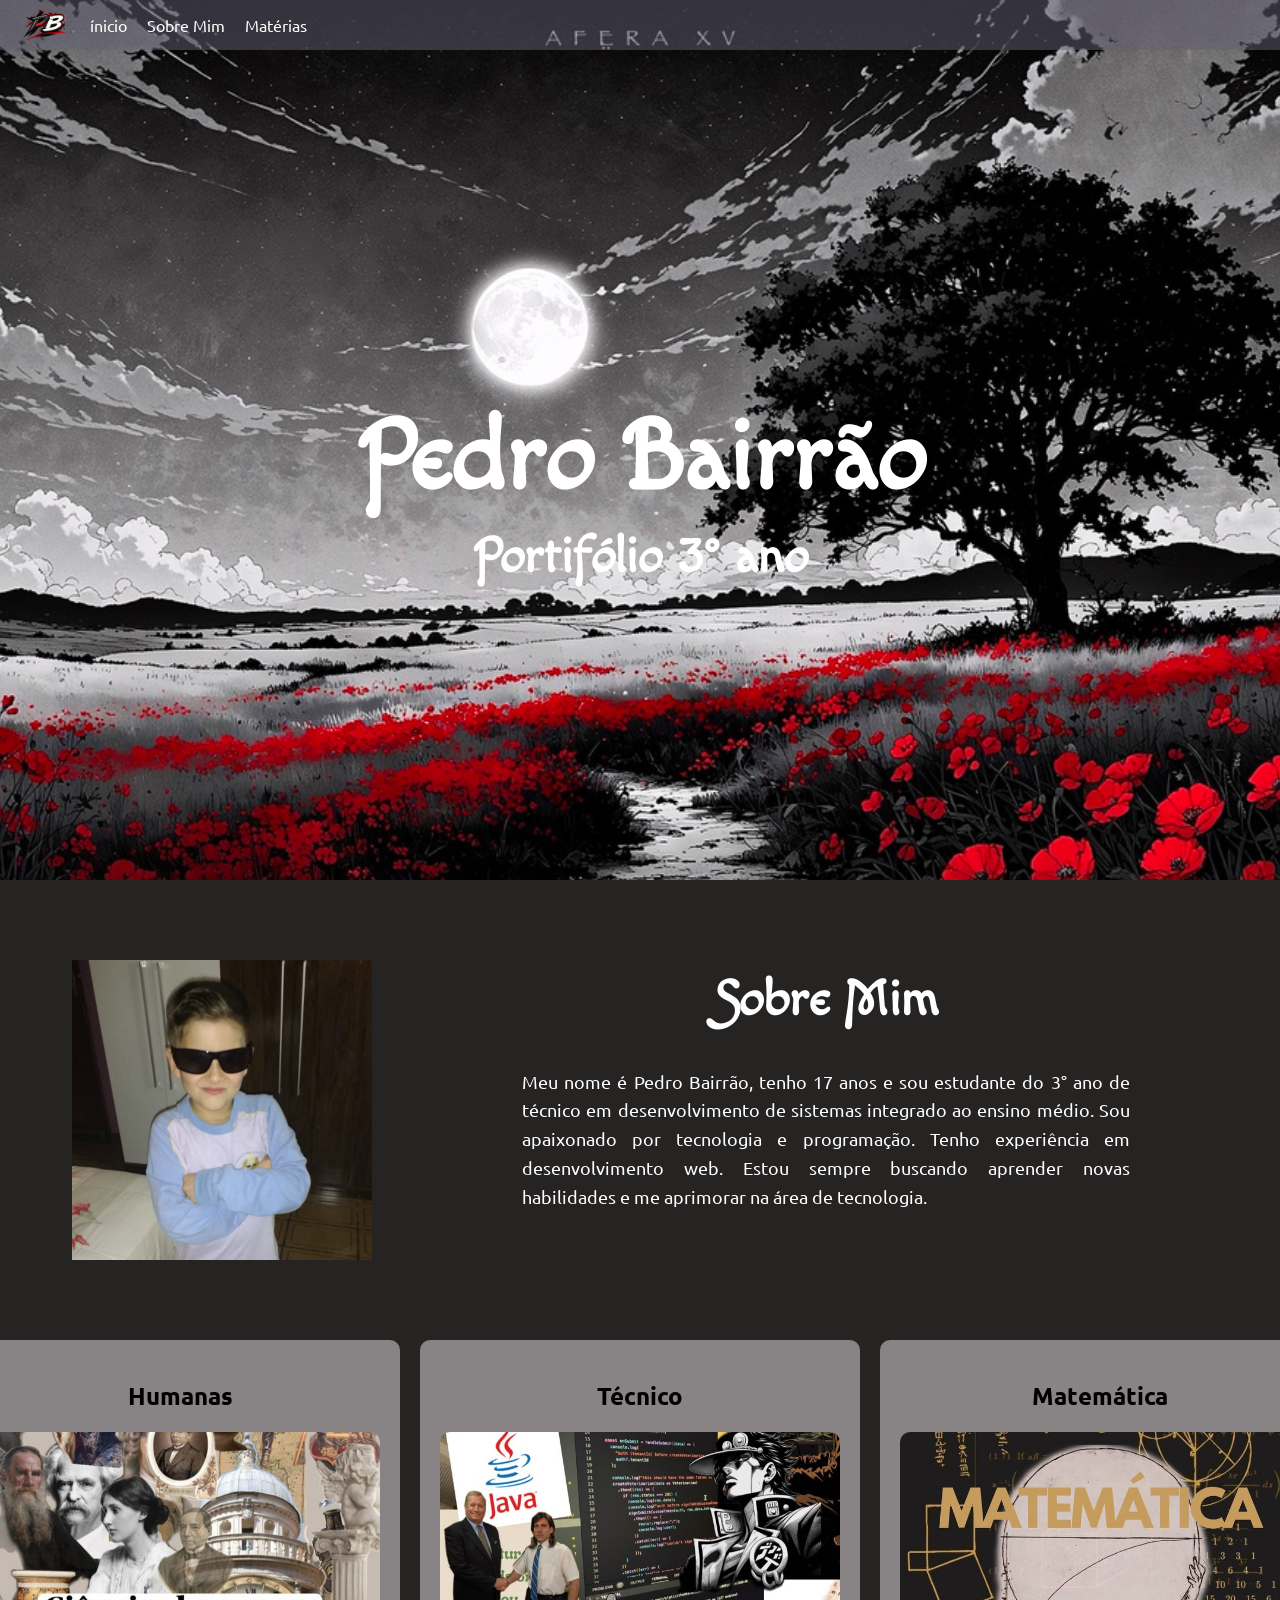
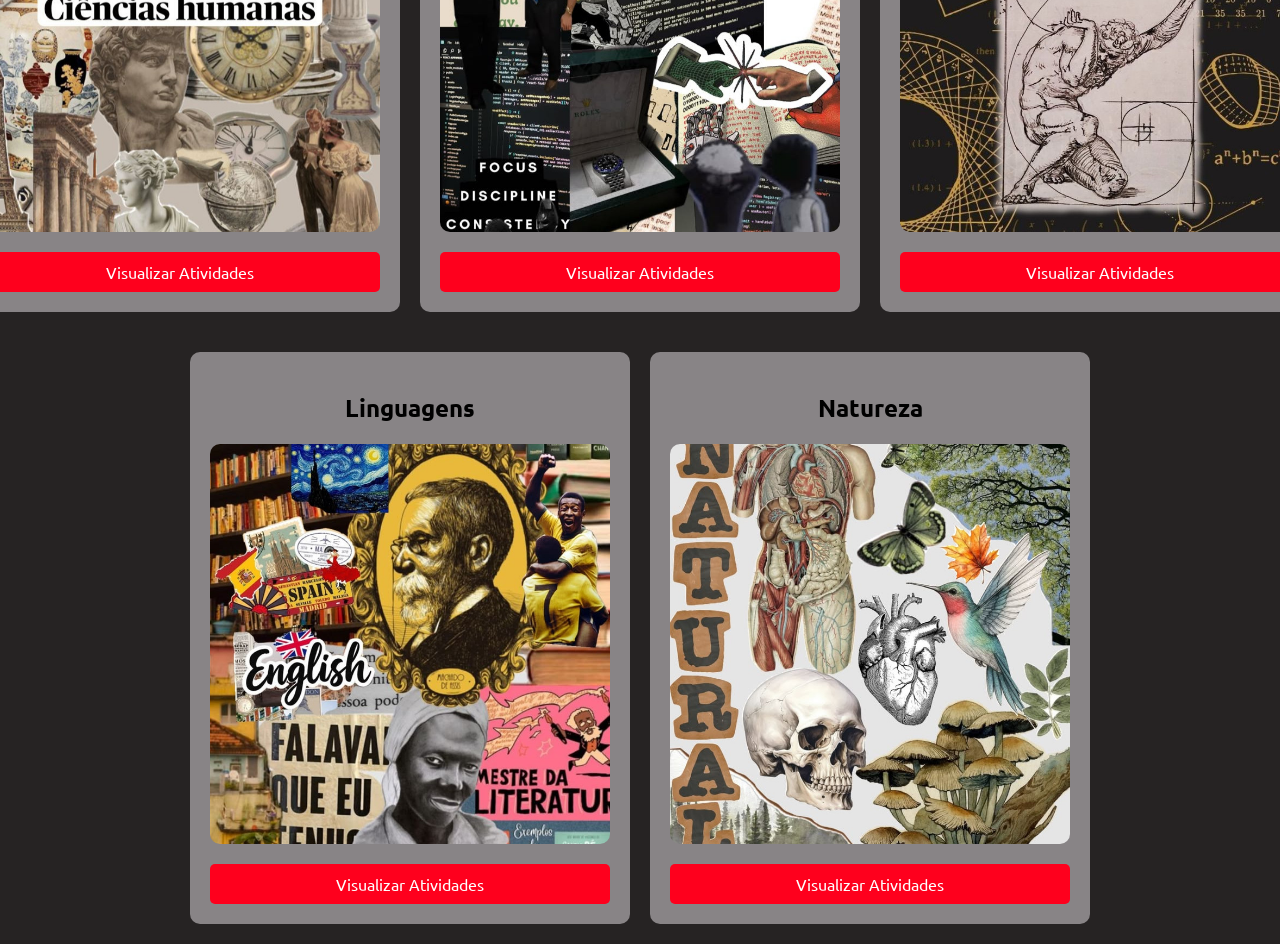
<file: index.html>
<!DOCTYPE html>
<html lang="pt-br">
<head>
    <meta charset="UTF-8">
    <meta name="viewport" content="width=device-width, initial-scale=1.0">
    <title>Portifólio</title>
    <link rel="stylesheet" href="index.css">
    <script src="main.js" defer></script>
    <link rel="preconnect" href="https://fonts.googleapis.com">
<link rel="preconnect" href="https://fonts.gstatic.com" crossorigin>
<link href="https://fonts.googleapis.com/css2?family=Ubuntu:ital,wght@0,300;0,400;0,500;0,700;1,300;1,400;1,500;1,700&display=swap" rel="stylesheet">
<link href="https://fonts.googleapis.com/css2?family=Macondo+Swash+Caps&display=swap" rel="stylesheet">
</head>
<body>
    <header>
        <div class="nav">
        <ul class="paginas">
            <img src="logo.png" alt="logo" id="logo">
            <li><a href="#inicio">ínicio</a></li>
            <li><a href="#sobreMim">Sobre Mim</a></li>
            <li><a href="#materias">Matérias</a></li>
        </ul>
        </div>
    </header>
    <section id="inicio">
    <div class="banner">
        <h1 class="titulo">Pedro Bairrão</h1>
        <h2 class="subtitulo">Portifólio 3° ano</h2>
    </div>
    </section>
    <section id="sobreMim">
        <div class="flexSobreMim">
        <div class="imgSobreMim">
            <img src="sobre-mim.jpg" alt="Minha Foto">
        </div>
        <div class="sobreMim">
        <h1>Sobre Mim</h1>
        <p>Meu nome é Pedro Bairrão, tenho 17 anos e sou estudante do 3° ano de técnico em desenvolvimento de sistemas
            integrado ao ensino médio. Sou apaixonado por tecnologia e programação.
            Tenho experiência em desenvolvimento web. Estou sempre buscando aprender 
            novas habilidades e me aprimorar na área de tecnologia.</p>
        </div>
        </div>
    </section>
    <section id="materias">
        <div class="cards">
        <div class="card">
            <h2>Humanas</h2>
            <img src="humanas.jpg" alt="Humanas">
            <button class="btn-atividades" id="btn-humanas">Visualizar Atividades</button>
        </div>
         <div class="card">
            <h2>Técnico</h2>
            <img src="tecnico.jpg" alt="Técnico">
            <button class="btn-atividades" id="btn-tecnico">Visualizar Atividades</button>
        </div>
         <div class="card">
            <h2>Matemática</h2>
            <img src="matematica.jpg" alt="Matemática">
            <button class="btn-atividades" id="btn-matematica">Visualizar Atividades</button>
        </div>
        </div>
        <div class="cards">
         <div class="card">
            <h2>Linguagens</h2>
            <img src="linguagens.jpg" alt="Linguagens">
            <button class="btn-atividades" id="btn-linguagens">Visualizar Atividades</button>
        </div>
         <div class="card">
            <h2>Natureza</h2>
            <img src="natureza.jpg" alt="Natureza">
            <button class="btn-atividades" id="btn-natureza">Visualizar Atividades</button>
        </div>
        </div>
    </section>
</body>
</html>
</file>
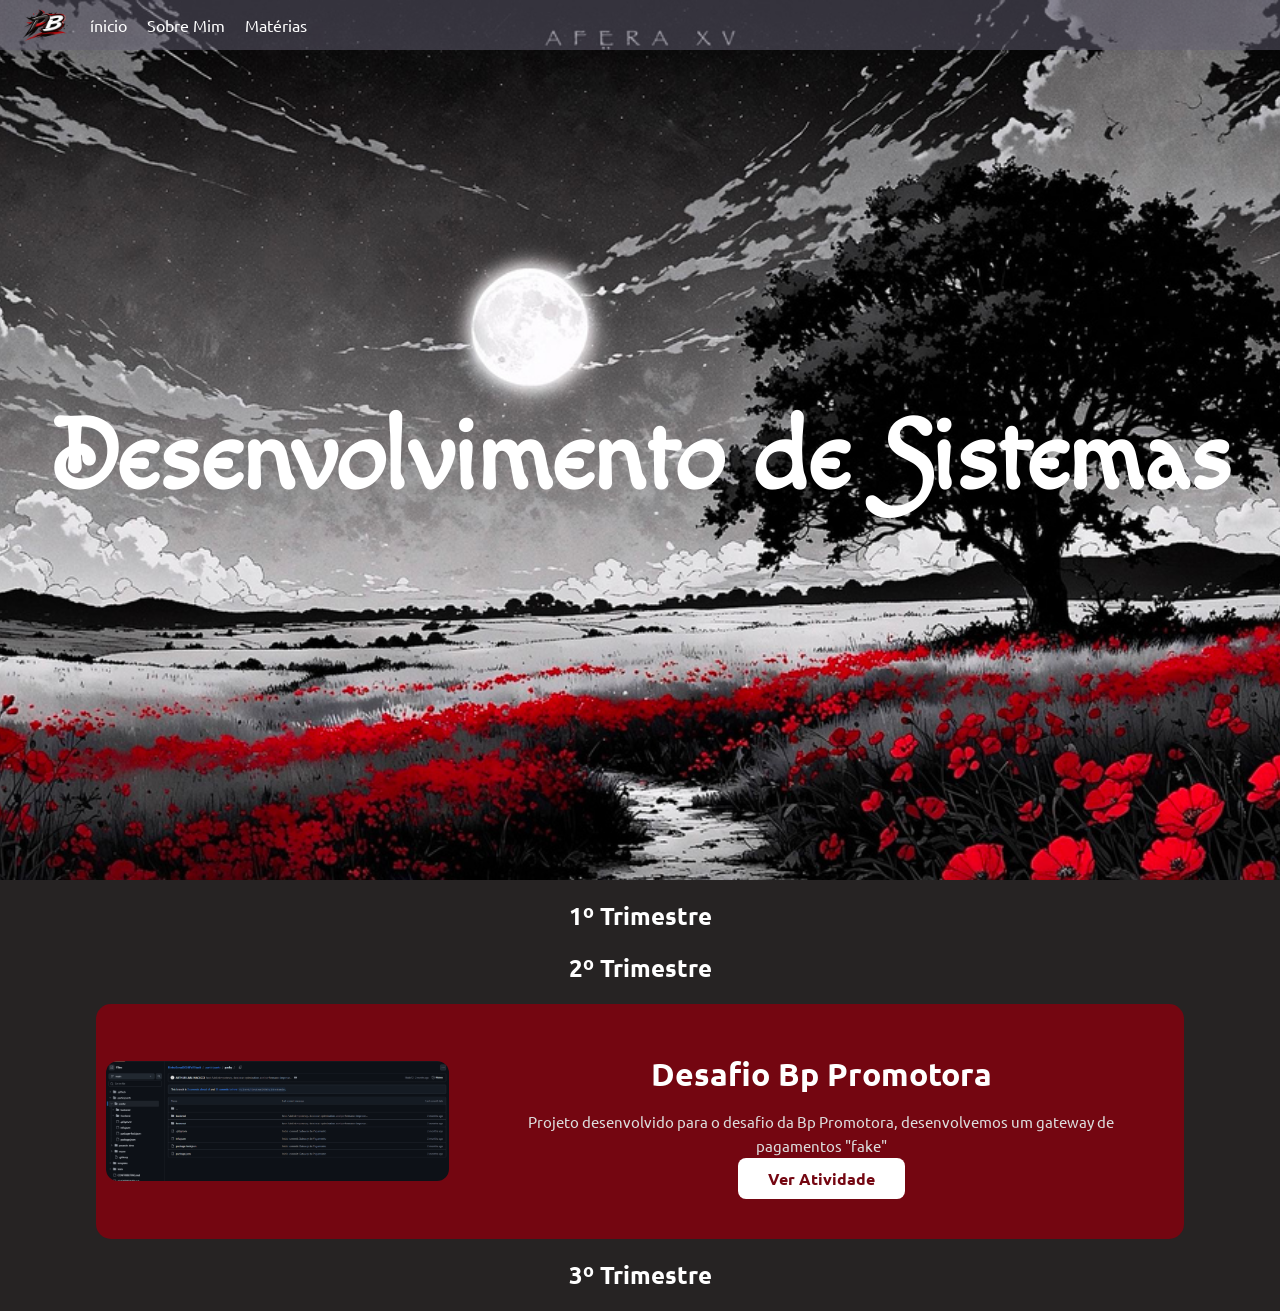
<file: ads.html>
<!DOCTYPE html>
<html lang="pt-br">
<head>
    <meta charset="UTF-8">
    <meta name="viewport" content="width=device-width, initial-scale=1.0">
    <title>Portifólio</title>
    <link rel="stylesheet" href="index.css">
    <script src="main.js" defer></script>
    <link rel="preconnect" href="https://fonts.googleapis.com">
<link rel="preconnect" href="https://fonts.gstatic.com" crossorigin>
<link href="https://fonts.googleapis.com/css2?family=Ubuntu:ital,wght@0,300;0,400;0,500;0,700;1,300;1,400;1,500;1,700&display=swap" rel="stylesheet">
<link href="https://fonts.googleapis.com/css2?family=Macondo+Swash+Caps&display=swap" rel="stylesheet">
</head>
<body>
    <header>
        <div class="nav">
        <ul class="paginas">
            <img src="logo.png" alt="logo" id="logo">
            <li><a href="#inicio">ínicio</a></li>
            <li><a href="#sobreMim">Sobre Mim</a></li>
            <li><a href="#materias">Matérias</a></li>
        </ul>
        </div>
    </header>
    <section id="inicio">
    <div class="banner">
        <h1 class="titulo">Desenvolvimento de Sistemas</h1>
    </div>
    </section>
    <section class="primeiroTri">
        <h1>1º Trimestre</h1>
    </section>
    <section class="segundoTri">
        <h1>2º Trimestre</h1>
        <div class="atividades">
            <div class="atividade">
                <div class="imgAtividade">
                    <img src="bp.png" alt="Atividade 1">
                </div>
                <div class="descricao">
                    <h2>Desafio Bp Promotora</h2>
                    <p>Projeto desenvolvido para o desafio da Bp Promotora, desenvolvemos um gateway de pagamentos "fake"</p>
                    <a href="https://github.com/ArthurMacucci/RinhaSenai2026FullStack/tree/main/participants/pasky" target="_blank" class="btn-link">Ver Atividade</a>
                    </div>
            </div>
        </div>
    </section>
    <section class="terceiroTri">
        <h1>3º Trimestre</h1>
    </section>
</body>
</html>
</file>
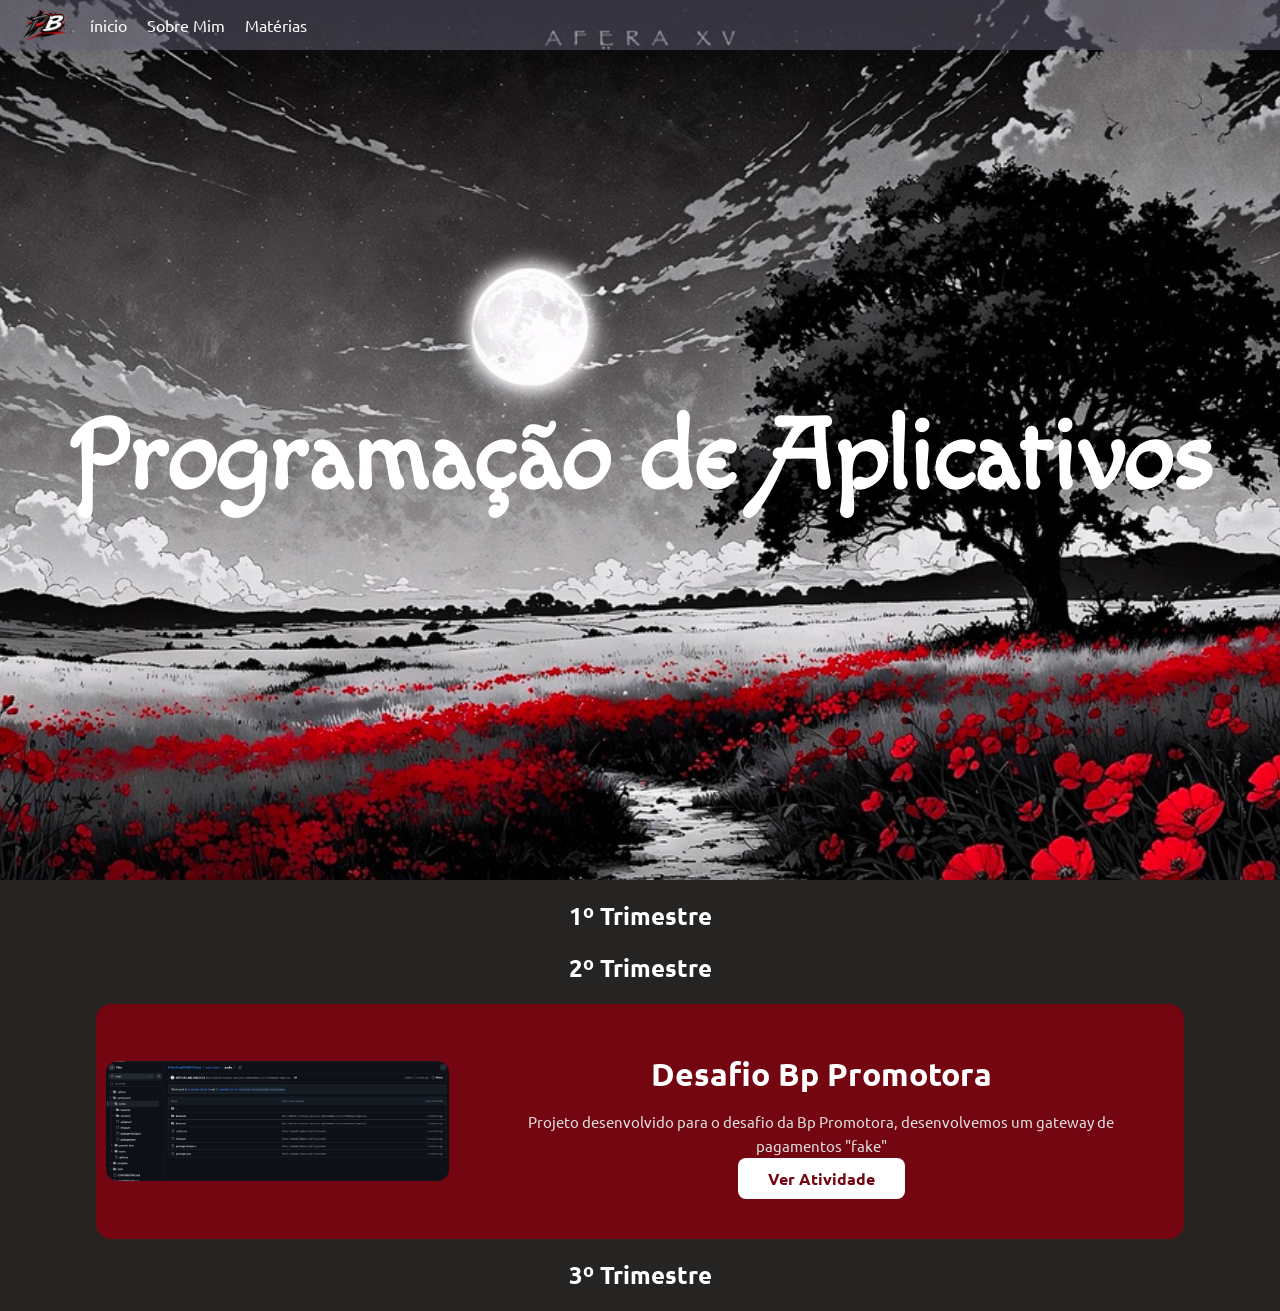
<file: apps.html>
<!DOCTYPE html>
<html lang="pt-br">
<head>
    <meta charset="UTF-8">
    <meta name="viewport" content="width=device-width, initial-scale=1.0">
    <title>Portifólio</title>
    <link rel="stylesheet" href="index.css">
    <script src="main.js" defer></script>
    <link rel="preconnect" href="https://fonts.googleapis.com">
<link rel="preconnect" href="https://fonts.gstatic.com" crossorigin>
<link href="https://fonts.googleapis.com/css2?family=Ubuntu:ital,wght@0,300;0,400;0,500;0,700;1,300;1,400;1,500;1,700&display=swap" rel="stylesheet">
<link href="https://fonts.googleapis.com/css2?family=Macondo+Swash+Caps&display=swap" rel="stylesheet">
</head>
<body>
    <header>
        <div class="nav">
        <ul class="paginas">
            <img src="logo.png" alt="logo" id="logo">
            <li><a href="#inicio">ínicio</a></li>
            <li><a href="#sobreMim">Sobre Mim</a></li>
            <li><a href="#materias">Matérias</a></li>
        </ul>
        </div>
    </header>
    <section id="inicio">
    <div class="banner">
        <h1 class="titulo">Programação de Aplicativos</h1>
    </div>
    </section>
    <section class="primeiroTri">
        <h1>1º Trimestre</h1>
    </section>
    <section class="segundoTri">
        <h1>2º Trimestre</h1>
        <div class="atividades">
            <div class="atividade">
                <div class="imgAtividade">
                    <img src="bp.png" alt="Atividade 1">
                </div>
                <div class="descricao">
                    <h2>Desafio Bp Promotora</h2>
                    <p>Projeto desenvolvido para o desafio da Bp Promotora, desenvolvemos um gateway de pagamentos "fake"</p>
                    <a href="https://github.com/ArthurMacucci/RinhaSenai2026FullStack/tree/main/participants/pasky" target="_blank" class="btn-link">Ver Atividade</a>
                    </div>
            </div>
        </div>
    </section>
    <section class="terceiroTri">
        <h1>3º Trimestre</h1>
    </section>
</body>
</html>
</file>
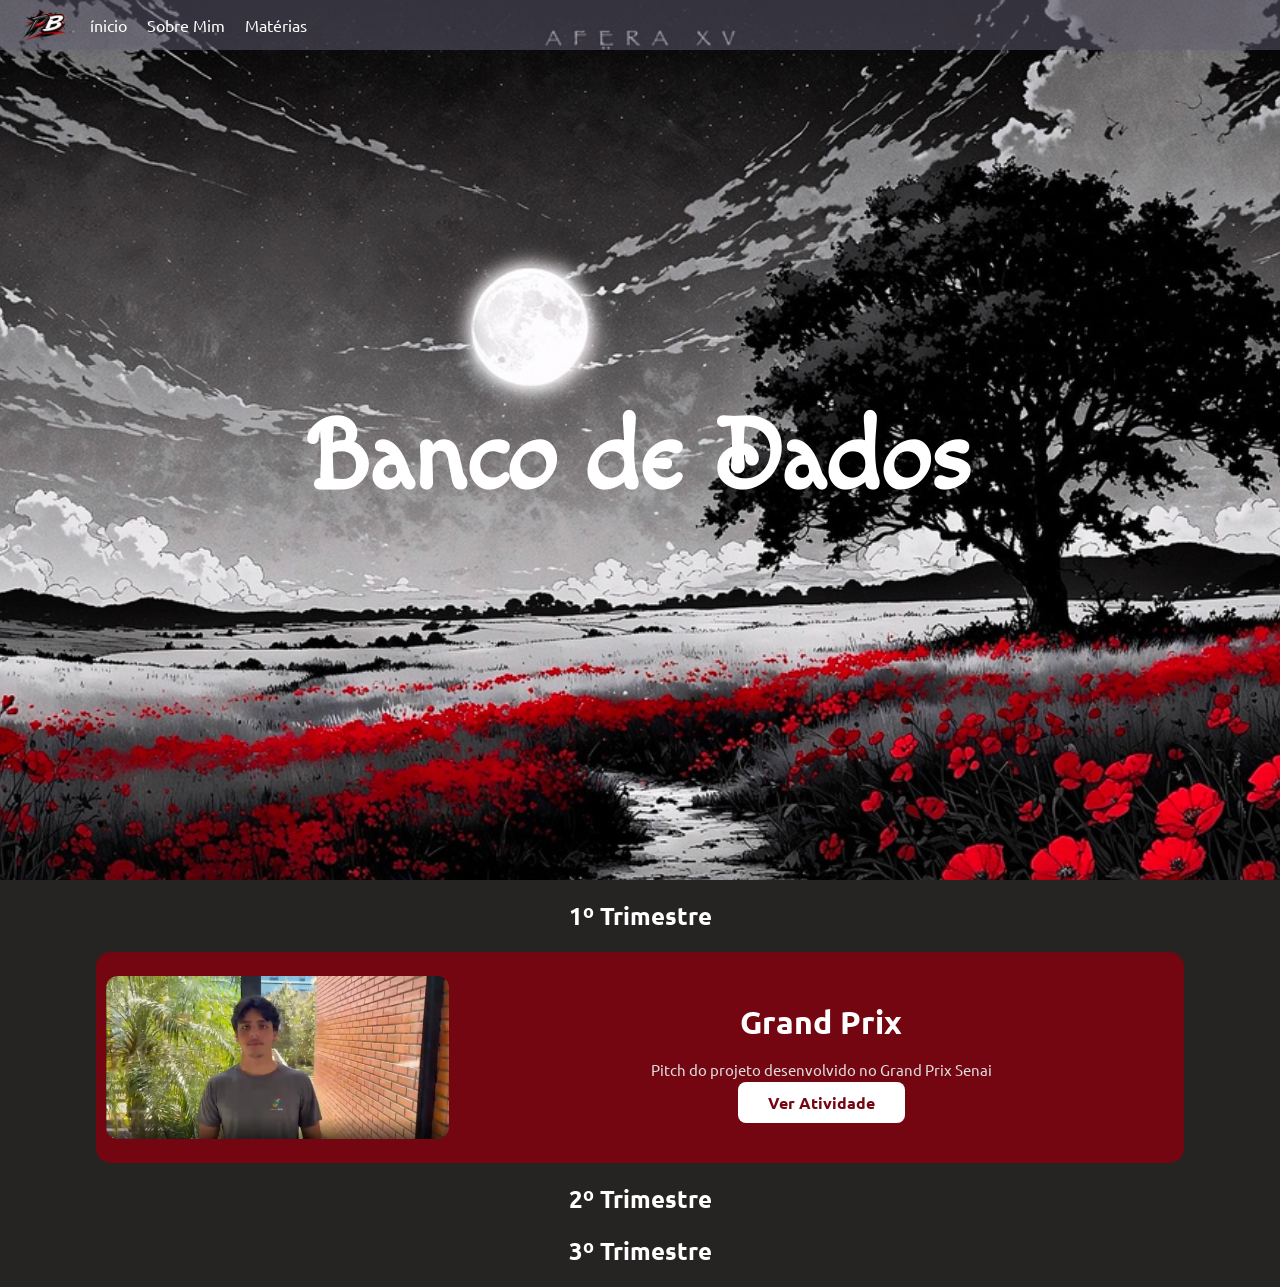
<file: banco.html>
<!DOCTYPE html>
<html lang="pt-br">
<head>
    <meta charset="UTF-8">
    <meta name="viewport" content="width=device-width, initial-scale=1.0">
    <title>Portifólio</title>
    <link rel="stylesheet" href="index.css">
    <script src="main.js" defer></script>
    <link rel="preconnect" href="https://fonts.googleapis.com">
<link rel="preconnect" href="https://fonts.gstatic.com" crossorigin>
<link href="https://fonts.googleapis.com/css2?family=Ubuntu:ital,wght@0,300;0,400;0,500;0,700;1,300;1,400;1,500;1,700&display=swap" rel="stylesheet">
<link href="https://fonts.googleapis.com/css2?family=Macondo+Swash+Caps&display=swap" rel="stylesheet">
</head>
<body>
    <header>
        <div class="nav">
        <ul class="paginas">
            <img src="logo.png" alt="logo" id="logo">
            <li><a href="#inicio">ínicio</a></li>
            <li><a href="#sobreMim">Sobre Mim</a></li>
            <li><a href="#materias">Matérias</a></li>
        </ul>
        </div>
    </header>
    <section id="inicio">
    <div class="banner">
        <h1 class="titulo">Banco de Dados</h1>
    </div>
    </section>
    <section class="primeiroTri">
        <h1>1º Trimestre</h1>
        <div class="atividades">
            <div class="atividade">
                <div class="imgAtividade">
                    <img src="prix.png" alt="Atividade 1">
                </div>
                <div class="descricao">
                    <h2>Grand Prix</h2>
                    <p>Pitch do projeto desenvolvido no Grand Prix Senai</p>
                    <a href="https://drive.google.com/file/d/1UF6WXVJKSGz0zK9J20uIugecGH25-xBo/view?usp=sharing" target="_blank" class="btn-link">Ver Atividade</a>
                    </div>
            </div>
        </div>
    </section>
    <section class="segundoTri">
        <h1>2º Trimestre</h1>
    </section>
    <section class="terceiroTri">
        <h1>3º Trimestre</h1>
    </section>
</body>
</html>
</file>
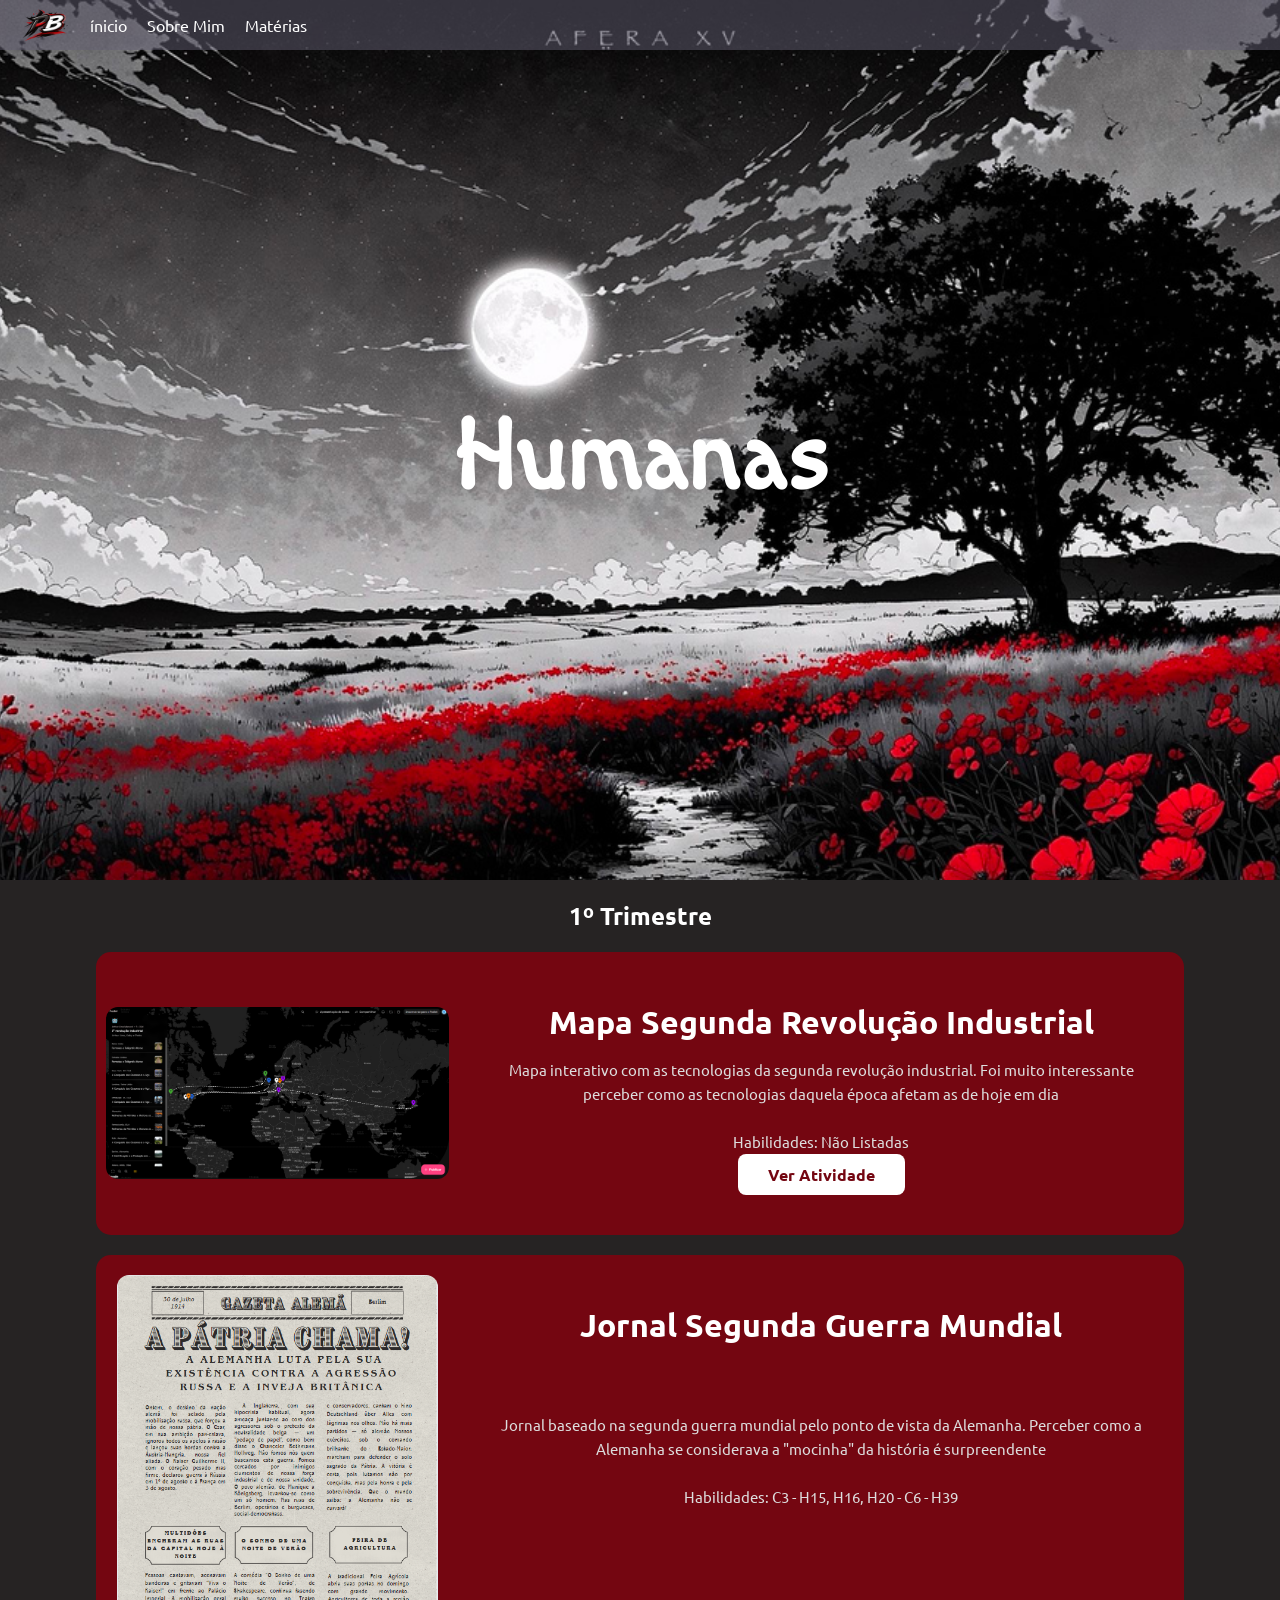
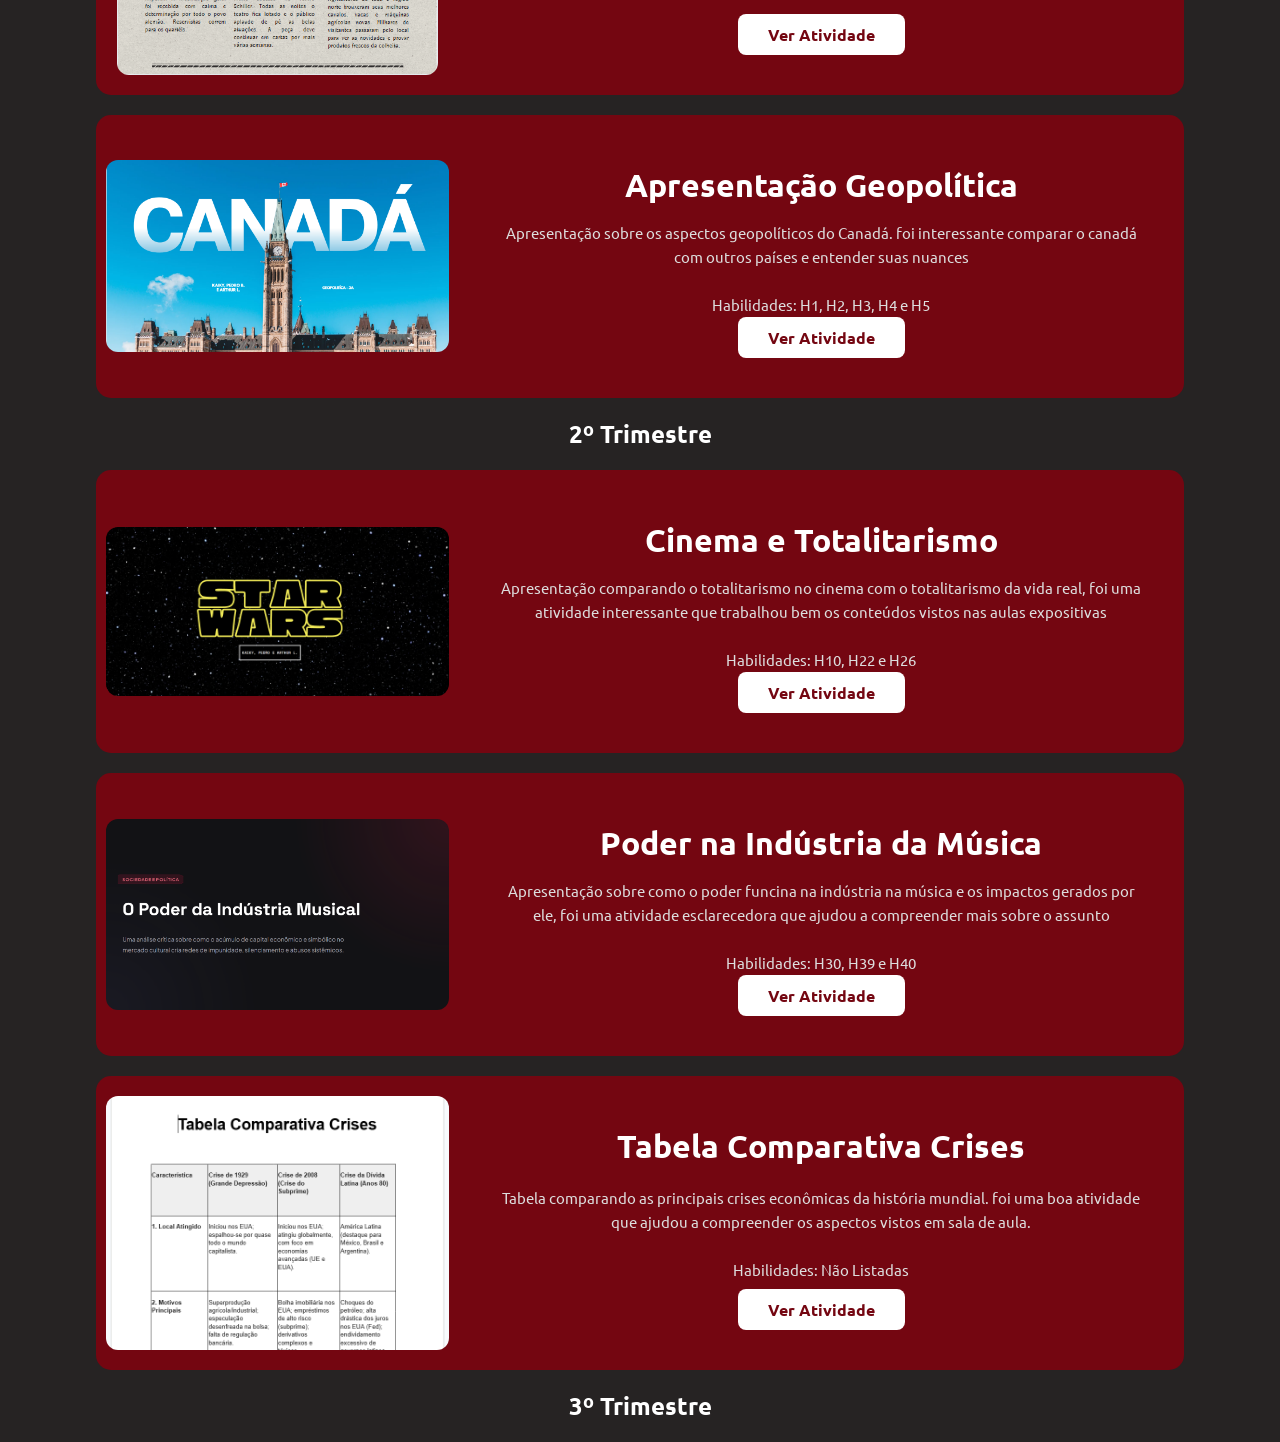
<file: humanas.html>
<!DOCTYPE html>
<html lang="pt-br">
<head>
    <meta charset="UTF-8">
    <meta name="viewport" content="width=device-width, initial-scale=1.0">
    <title>Portifólio</title>
    <link rel="stylesheet" href="index.css">
    <script src="main.js" defer></script>
    <link rel="preconnect" href="https://fonts.googleapis.com">
<link rel="preconnect" href="https://fonts.gstatic.com" crossorigin>
<link href="https://fonts.googleapis.com/css2?family=Ubuntu:ital,wght@0,300;0,400;0,500;0,700;1,300;1,400;1,500;1,700&display=swap" rel="stylesheet">
<link href="https://fonts.googleapis.com/css2?family=Macondo+Swash+Caps&display=swap" rel="stylesheet">
</head>
<body>
    <header>
        <div class="nav">
        <ul class="paginas">
            <img src="logo.png" alt="logo" id="logo">
            <li><a href="#inicio">ínicio</a></li>
            <li><a href="#sobreMim">Sobre Mim</a></li>
            <li><a href="#materias">Matérias</a></li>
        </ul>
        </div>
    </header>
    <section id="inicio">
    <div class="banner">
        <h1 class="titulo">Humanas</h1>
    </div>
    </section>
    <section class="primeiroTri">
        <h1>1º Trimestre</h1>
        <div class="atividades">
            <div class="atividade">
                <div class="imgAtividade">
                    <img src="padlet.png" alt="Atividade 1">
                </div>
                <div class="descricao">
                    <h2>Mapa Segunda Revolução Industrial</h2>
                    <p>Mapa interativo com as tecnologias da segunda revolução industrial. Foi muito interessante perceber
                        como as tecnologias daquela época afetam as de hoje em dia
                        <br>
                        <br>
                        Habilidades: Não Listadas
                    </p>
                    <a href="https://padlet.com/arthur_macucci/2-revolu-o-industrial-9667j6satt0suyns" target="_blank" class="btn-link">Ver Atividade</a>
                    </div>
            </div>
            <div class="atividade">
                <div class="imgAtividade">
                    <img src="jornal.png" alt="Atividade 1">
                </div>
                <div class="descricao">
                    <h2>Jornal Segunda Guerra Mundial</h2>
                    <p>Jornal baseado na segunda guerra mundial pelo ponto de vista da Alemanha. Perceber como a Alemanha se considerava
                        a "mocinha" da história é surpreendente
                        <br>
                        <br>
                        Habilidades: C3 - H15, H16, H20 - C6 - H39
                    </p>
                    <a href="https://canva.link/663ai84lhk0rxoe" target="_blank" class="btn-link">Ver Atividade</a>
                    </div>
            </div>
            <div class="atividade">
                <div class="imgAtividade">
                    <img src="canada.png" alt="Atividade 1">
                </div>
                <div class="descricao">
                    <h2>Apresentação Geopolítica</h2>
                    <p>Apresentação sobre os aspectos geopolíticos do Canadá. foi interessante comparar o canadá com outros países
                        e entender suas nuances
                        <br>
                        <br>
                        Habilidades: H1, H2, H3, H4 e H5
                    </p>
                    <a href="https://canva.link/5kn7k7wf74yp6rv" target="_blank" class="btn-link">Ver Atividade</a>
                    </div>
            </div>
        </div>
    </section>
    <section class="segundoTri">
        <h1>2º Trimestre</h1>
        <div class="atividade">
                <div class="imgAtividade">
                    <img src="starwars.png" alt="Atividade 1">
                </div>
                <div class="descricao">
                    <h2>Cinema e Totalitarismo</h2>
                    <p>Apresentação comparando o totalitarismo no cinema com o totalitarismo da vida real, foi uma atividade interessante
                        que trabalhou bem os conteúdos vistos nas aulas expositivas
                        <br>
                        <br>
                        Habilidades: H10, H22 e H26
                    </p>
                    <a href="https://canva.link/ixespzx74r0t99n" target="_blank" class="btn-link">Ver Atividade</a>
                    </div>
            </div>
            <div class="atividade">
                <div class="imgAtividade">
                    <img src="musica.png" alt="Atividade 1">
                </div>
                <div class="descricao">
                    <h2>Poder na Indústria da Música</h2>
                    <p>Apresentação sobre como o poder funcina na indústria na música e os impactos gerados por ele, foi uma atividade
                        esclarecedora que ajudou a compreender mais sobre o assunto
                        <br>
                        <br>
                        Habilidades: H30, H39 e H40
                    </p>
                    <a href="https://docs.google.com/presentation/d/1z4I7oLeVzoBEeKrRVi4eoYmsWWRrYyp7uV0dOWoTYcA/edit?usp=sharing" target="_blank" class="btn-link">Ver Atividade</a>
                    </div>
            </div>
            <div class="atividade">
                <div class="imgAtividade">
                    <img src="tabela.png" alt="Atividade 1">
                </div>
                <div class="descricao">
                    <h2>Tabela Comparativa Crises</h2>
                    <p>Tabela comparando as principais crises econômicas da história mundial. foi uma boa atividade que ajudou a compreender os aspectos
                        vistos em sala de aula.
                        <br>
                        <br>
                        Habilidades: Não Listadas
                    </p>
                    <a href="https://docs.google.com/document/d/1PFZ83cmkSlrO6ied_1t40FEq6AmWbxHK9els-tZLwsI/edit?usp=sharing" target="_blank" class="btn-link">Ver Atividade</a>
                    </div>
            </div>
    </section>
    <section class="terceiroTri">
        <h1>3º Trimestre</h1>
    </section>
</body>
</html>
</file>
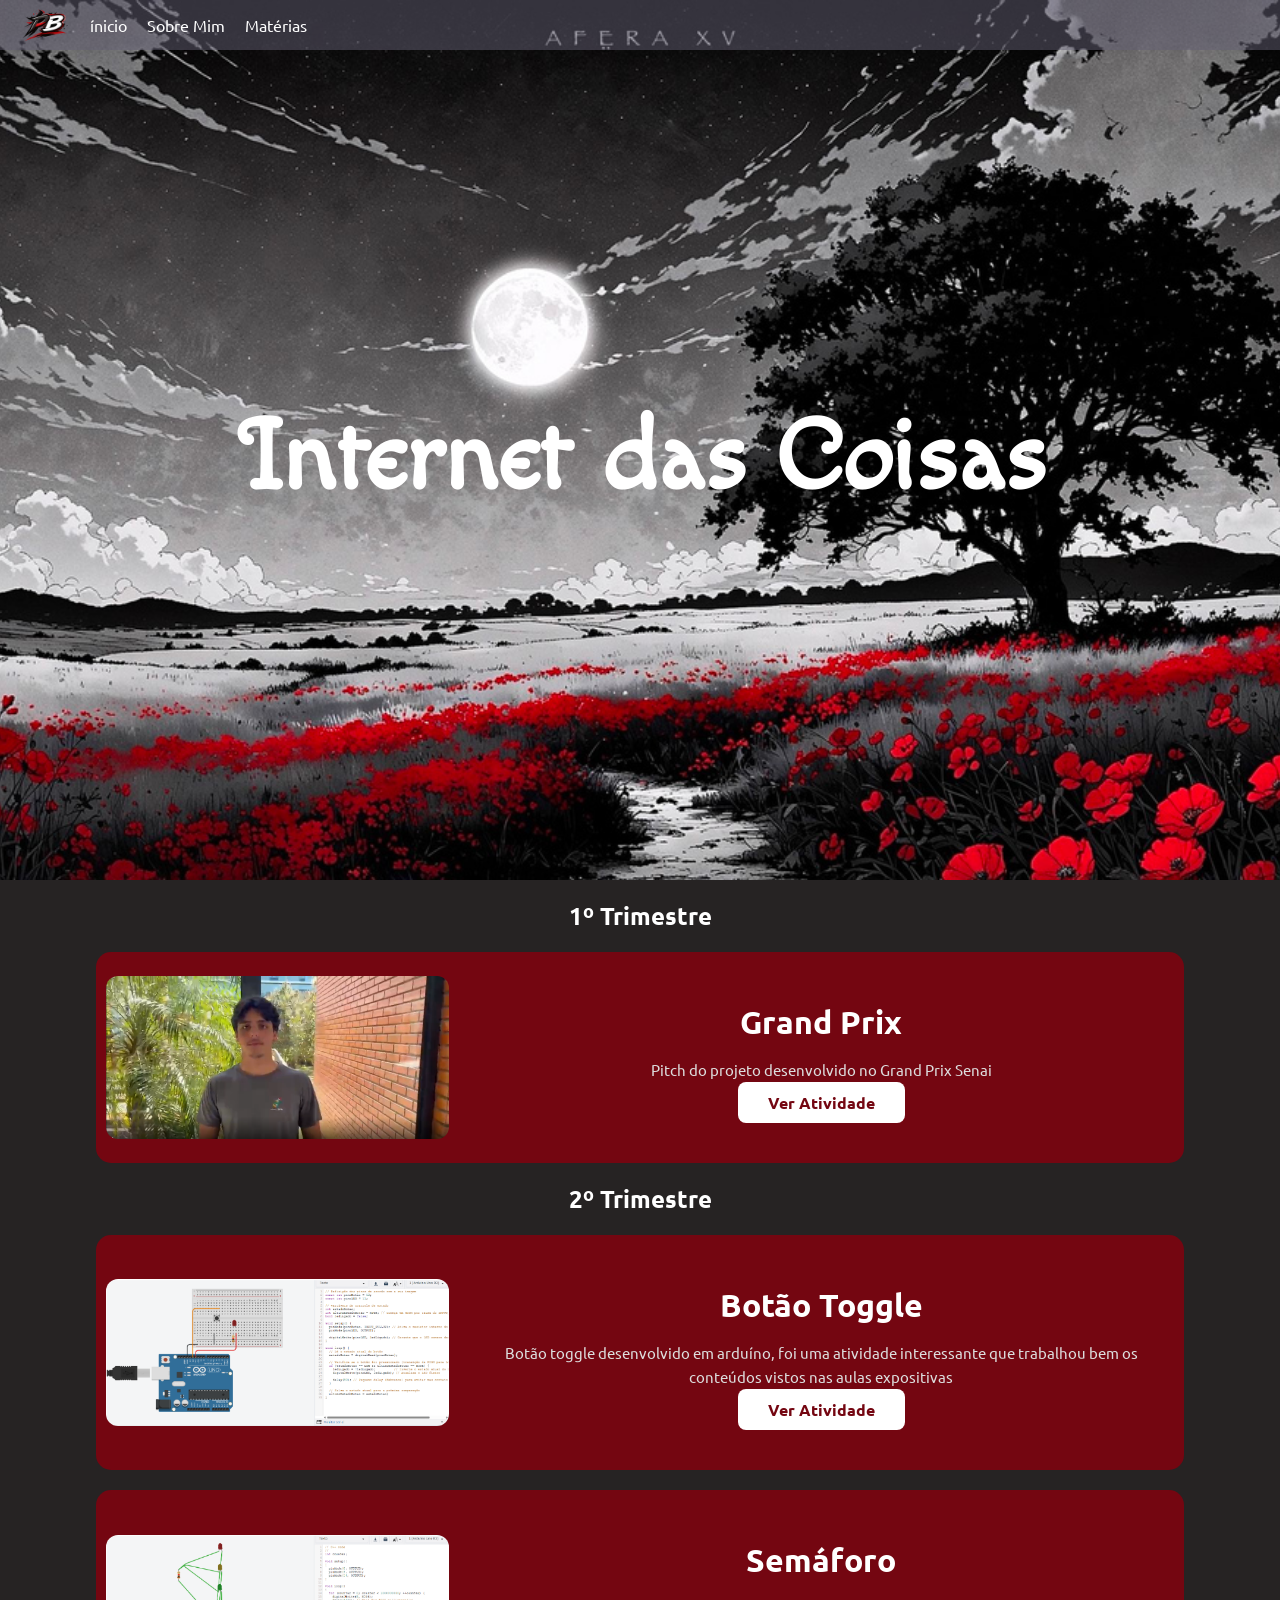
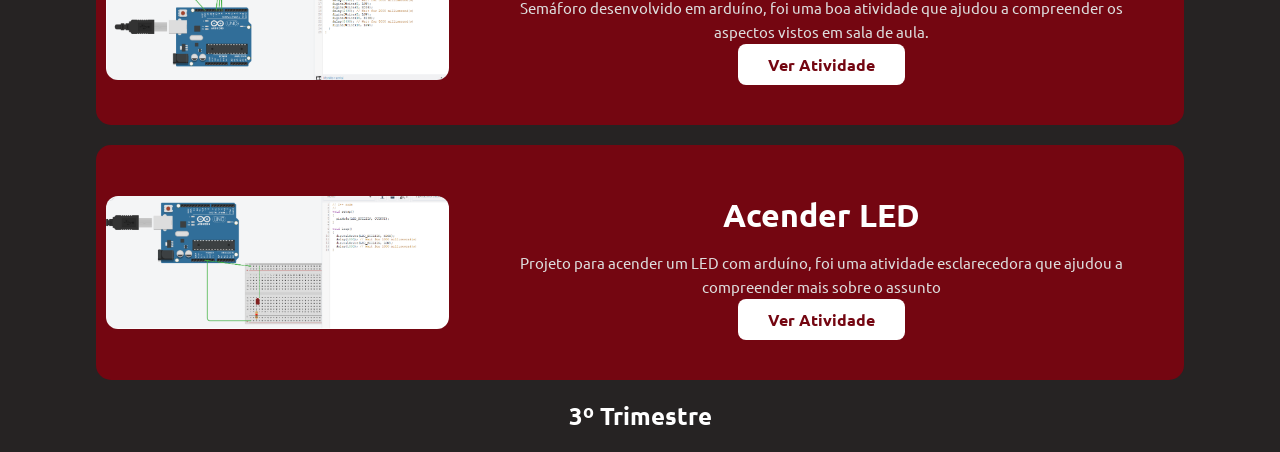
<file: iot.html>
<!DOCTYPE html>
<html lang="pt-br">
<head>
    <meta charset="UTF-8">
    <meta name="viewport" content="width=device-width, initial-scale=1.0">
    <title>Portifólio</title>
    <link rel="stylesheet" href="index.css">
    <script src="main.js" defer></script>
    <link rel="preconnect" href="https://fonts.googleapis.com">
<link rel="preconnect" href="https://fonts.gstatic.com" crossorigin>
<link href="https://fonts.googleapis.com/css2?family=Ubuntu:ital,wght@0,300;0,400;0,500;0,700;1,300;1,400;1,500;1,700&display=swap" rel="stylesheet">
<link href="https://fonts.googleapis.com/css2?family=Macondo+Swash+Caps&display=swap" rel="stylesheet">
</head>
<body>
    <header>
        <div class="nav">
        <ul class="paginas">
            <img src="logo.png" alt="logo" id="logo">
            <li><a href="#inicio">ínicio</a></li>
            <li><a href="#sobreMim">Sobre Mim</a></li>
            <li><a href="#materias">Matérias</a></li>
        </ul>
        </div>
    </header>
    <section id="inicio">
    <div class="banner">
        <h1 class="titulo">Internet das Coisas</h1>
    </div>
    </section>
    <section class="primeiroTri">
        <h1>1º Trimestre</h1>
        <div class="atividades">
            <div class="atividade">
                <div class="imgAtividade">
                    <img src="prix.png" alt="Atividade 1">
                </div>
                <div class="descricao">
                    <h2>Grand Prix</h2>
                    <p>Pitch do projeto desenvolvido no Grand Prix Senai</p>
                    <a href="https://drive.google.com/file/d/1UF6WXVJKSGz0zK9J20uIugecGH25-xBo/view?usp=sharing" target="_blank" class="btn-link">Ver Atividade</a>
                 </div>
            </div>
        </div>
    </section>
    <section class="segundoTri">
        <h1>2º Trimestre</h1>
        <div class="atividades">
            <div class="atividade">
                <div class="imgAtividade">
                    <img src="toggle.png" alt="Atividade 1">
                </div>
                <div class="descricao">
                    <h2>Botão Toggle</h2>
                    <p>Botão toggle desenvolvido em arduíno, foi uma atividade interessante
                        que trabalhou bem os conteúdos vistos nas aulas expositivas</p>
                    <a href="https://www.tinkercad.com/things/hIVilKphC0d-brilliant-blad/editel?returnTo=https%3A%2F%2Fwww.tinkercad.com%2Fdashboard&sharecode=iurZs7AGGjWtruYQbRfR4Rr0AjWYCzAUWNW14xEGNRQ" target="_blank" class="btn-link">Ver Atividade</a>
                 </div>
            </div>
             <div class="atividade">
                <div class="imgAtividade">
                    <img src="semaforo.png" alt="Atividade 1">
                </div>
                <div class="descricao">
                    <h2>Semáforo</h2>
                    <p>Semáforo desenvolvido em arduíno, foi uma boa atividade que ajudou a compreender os aspectos
                        vistos em sala de aula.</p>
                    <a href="https://www.tinkercad.com/things/2LbIguBprRk-daring-gaaris-gogo/editel?returnTo=https%3A%2F%2Fwww.tinkercad.com%2Fdashboard&sharecode=kJUFbp_O19OCVRE_Kv9-2RCkTPau3ZfK37lLUdP5dkI" target="_blank" class="btn-link">Ver Atividade</a>
                 </div>
            </div>
             <div class="atividade">
                <div class="imgAtividade">
                    <img src="led.png" alt="Atividade 1">
                </div>
                <div class="descricao">
                    <h2>Acender LED</h2>
                    <p>Projeto para acender um LED com arduíno, foi uma atividade
                        esclarecedora que ajudou a compreender mais sobre o assunto</p>
                    <a href="https://www.tinkercad.com/things/gXwxSfyyxkb-funky-rottis-uusam/editel?returnTo=https%3A%2F%2Fwww.tinkercad.com%2Fdashboard&sharecode=bpORUxPuJhVRwYltEOrGHYcf5NX6N2913qTfbSM2rJQ" target="_blank" class="btn-link">Ver Atividade</a>
                 </div>
            </div>
        </div>
    </section>
    <section class="terceiroTri">
        <h1>3º Trimestre</h1>
    </section>
</body>
</html>
</file>
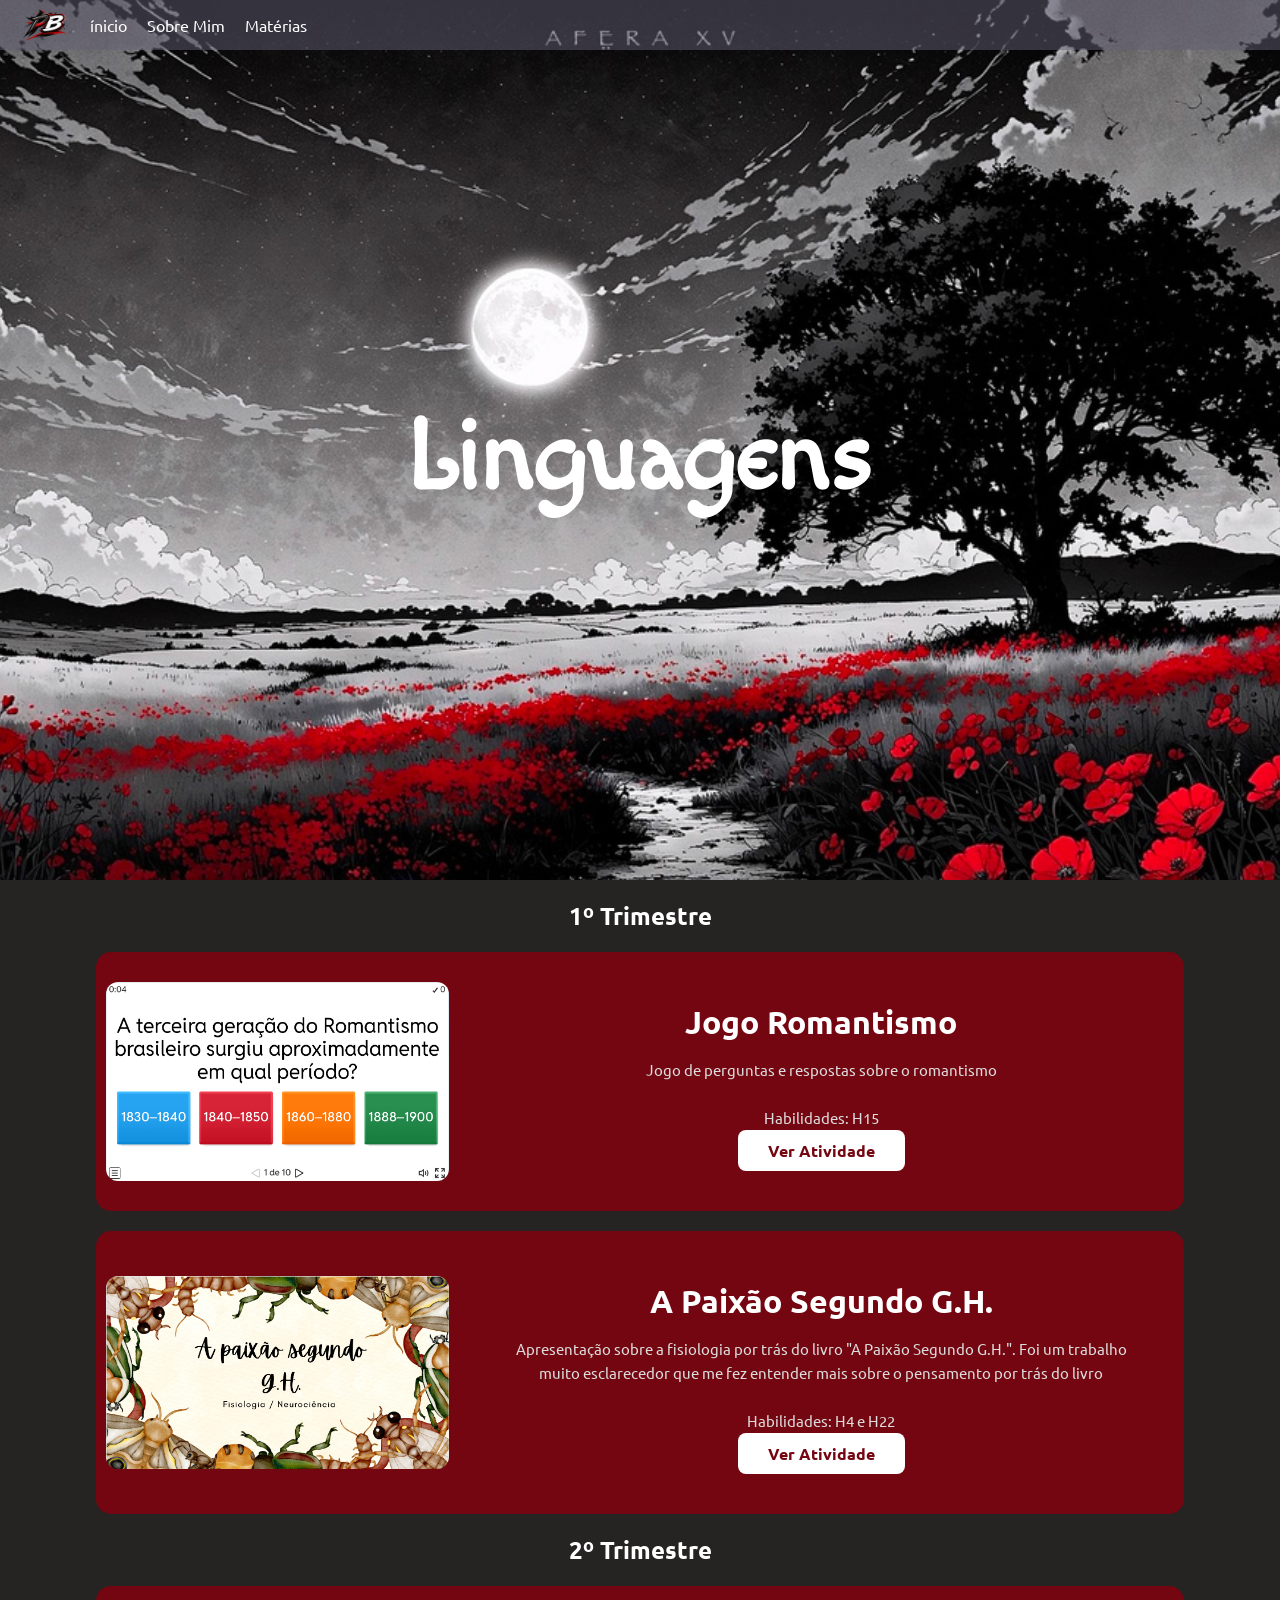
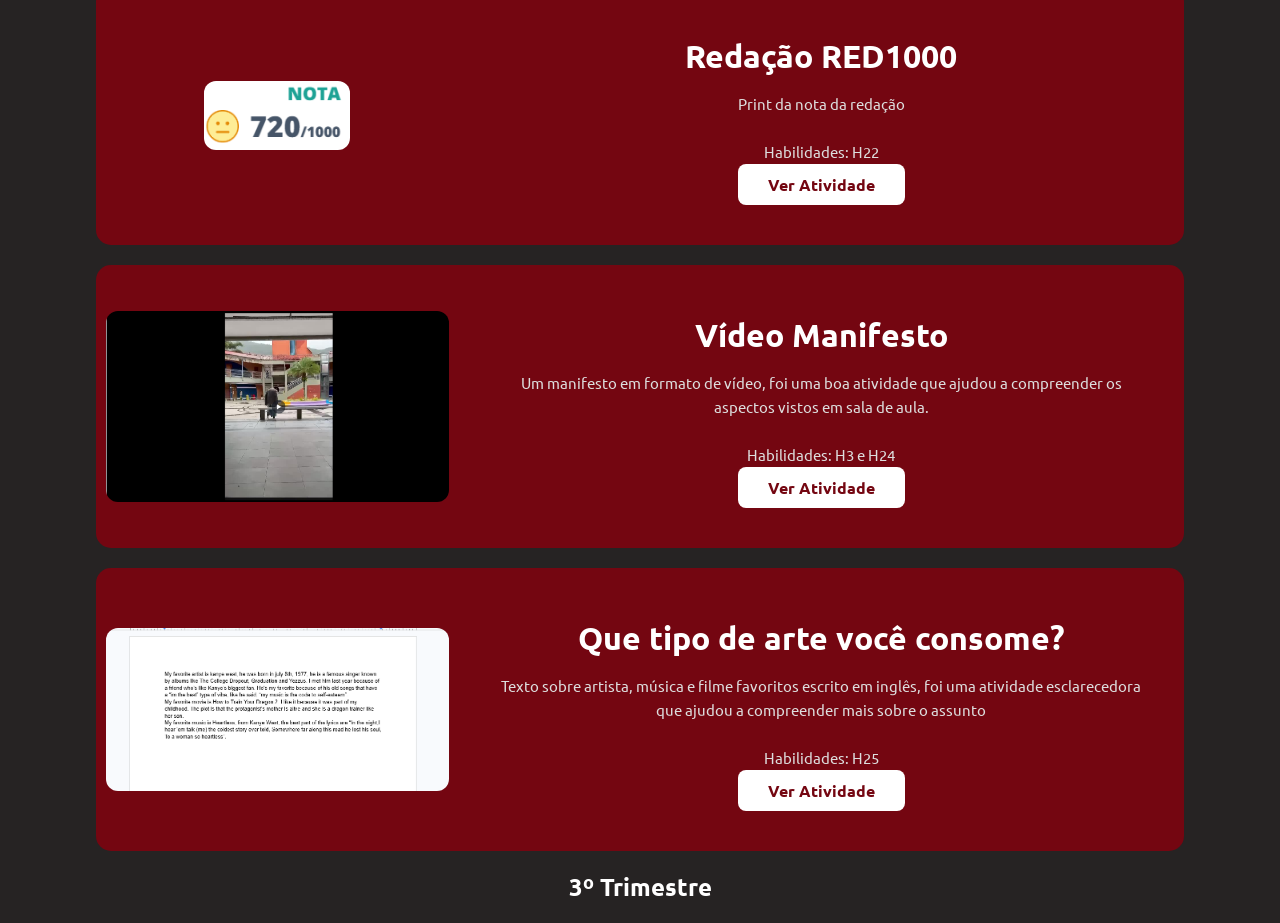
<file: linguagens.html>
<!DOCTYPE html>
<html lang="pt-br">
<head>
    <meta charset="UTF-8">
    <meta name="viewport" content="width=device-width, initial-scale=1.0">
    <title>Portifólio</title>
    <link rel="stylesheet" href="index.css">
    <script src="main.js" defer></script>
    <link rel="preconnect" href="https://fonts.googleapis.com">
<link rel="preconnect" href="https://fonts.gstatic.com" crossorigin>
<link href="https://fonts.googleapis.com/css2?family=Ubuntu:ital,wght@0,300;0,400;0,500;0,700;1,300;1,400;1,500;1,700&display=swap" rel="stylesheet">
<link href="https://fonts.googleapis.com/css2?family=Macondo+Swash+Caps&display=swap" rel="stylesheet">
</head>
<body>
    <header>
        <div class="nav">
        <ul class="paginas">
            <img src="logo.png" alt="logo" id="logo">
            <li><a href="#inicio">ínicio</a></li>
            <li><a href="#sobreMim">Sobre Mim</a></li>
            <li><a href="#materias">Matérias</a></li>
        </ul>
        </div>
    </header>
    <section id="inicio">
    <div class="banner">
        <h1 class="titulo">Linguagens</h1>
    </div>
    </section>
    <section class="primeiroTri">
        <h1>1º Trimestre</h1>
        <div class="atividades">
            <div class="atividade">
                <div class="imgAtividade">
                    <img src="romantismo.png" alt="romantismo">
                </div>
                <div class= "descricao">
                    <h2>Jogo Romantismo</h2>
                    <p>Jogo de perguntas e respostas sobre o romantismo
                        <br>
                        <br>
                        Habilidades: H15
                    </p>
                    <a href="https://wordwall.net/pt/resource/108608948" target="_blank" class="btn-link">Ver Atividade</a>
                    </div>
            </div>
            <div class="atividade">
                <div class="imgAtividade">
                    <img src="gh.png" alt="romantismo">
                </div>
                <div class= "descricao">
                    <h2>A Paixão Segundo G.H.</h2>
                    <p>Apresentação sobre a fisiologia por trás do livro "A Paixão Segundo G.H.". Foi um trabalho muito esclarecedor que
                        me fez entender mais sobre o pensamento por trás do livro
                        <br>
                        <br>
                        Habilidades: H4 e H22
                    </p>
                    <a href="https://canva.link/uwmnw020uqp1j7l" target="_blank" class="btn-link">Ver Atividade</a>
                    </div>
            </div>
        </div>
    </section>
    <section class="segundoTri">
        <h1>2º Trimestre</h1>
        <div class="atividades">
            <div class="atividade">
                <div class="imgAtividade">
                    <img src="red1000.png" alt="romantismo">
                </div>
                <div class= "descricao">
                    <h2>Redação RED1000</h2>
                    <p>Print da nota da redação
                        <br>
                        <br>
                        Habilidades: H22
                    </p>
                    <a href="" target="_blank" class="btn-link">Ver Atividade</a>
                    </div>
            </div>
            <div class="atividade">
                <div class="imgAtividade">
                    <img src="manifesto.png" alt="romantismo">
                </div>
                <div class= "descricao">
                    <h2>Vídeo Manifesto</h2>
                    <p>Um manifesto em formato de vídeo, foi uma boa atividade que ajudou a compreender os aspectos
                        vistos em sala de aula.
                        <br>
                        <br>
                        Habilidades: H3 e H24
                    </p>
                    <a href="https://www.canva.com/design/DAHKz9UhmqA/ikxHlmqU3lR7plWTldDWeA/edit" target="_blank" class="btn-link">Ver Atividade</a>
                    </div>
            </div>
            <div class="atividade">
                <div class="imgAtividade">
                    <img src="art.png" alt="romantismo">
                </div>
                <div class= "descricao">
                    <h2>Que tipo de arte você consome?</h2>
                    <p>Texto sobre artista, música e filme favoritos escrito em inglês, foi uma atividade
                        esclarecedora que ajudou a compreender mais sobre o assunto
                        <br>
                        <br>
                        Habilidades: H25
                    </p>
                    <a href="https://docs.google.com/document/d/1h5Cy_o44vHgzA5wjmfYWiGAREkyqpAij8yxGUJcaCiE/edit?usp=sharing" target="_blank" class="btn-link">Ver Atividade</a>
                    </div>
            </div>
        </div>
    </section>
    <section class="terceiroTri">
        <h1>3º Trimestre</h1>
    </section>
</body>
</html>
</file>
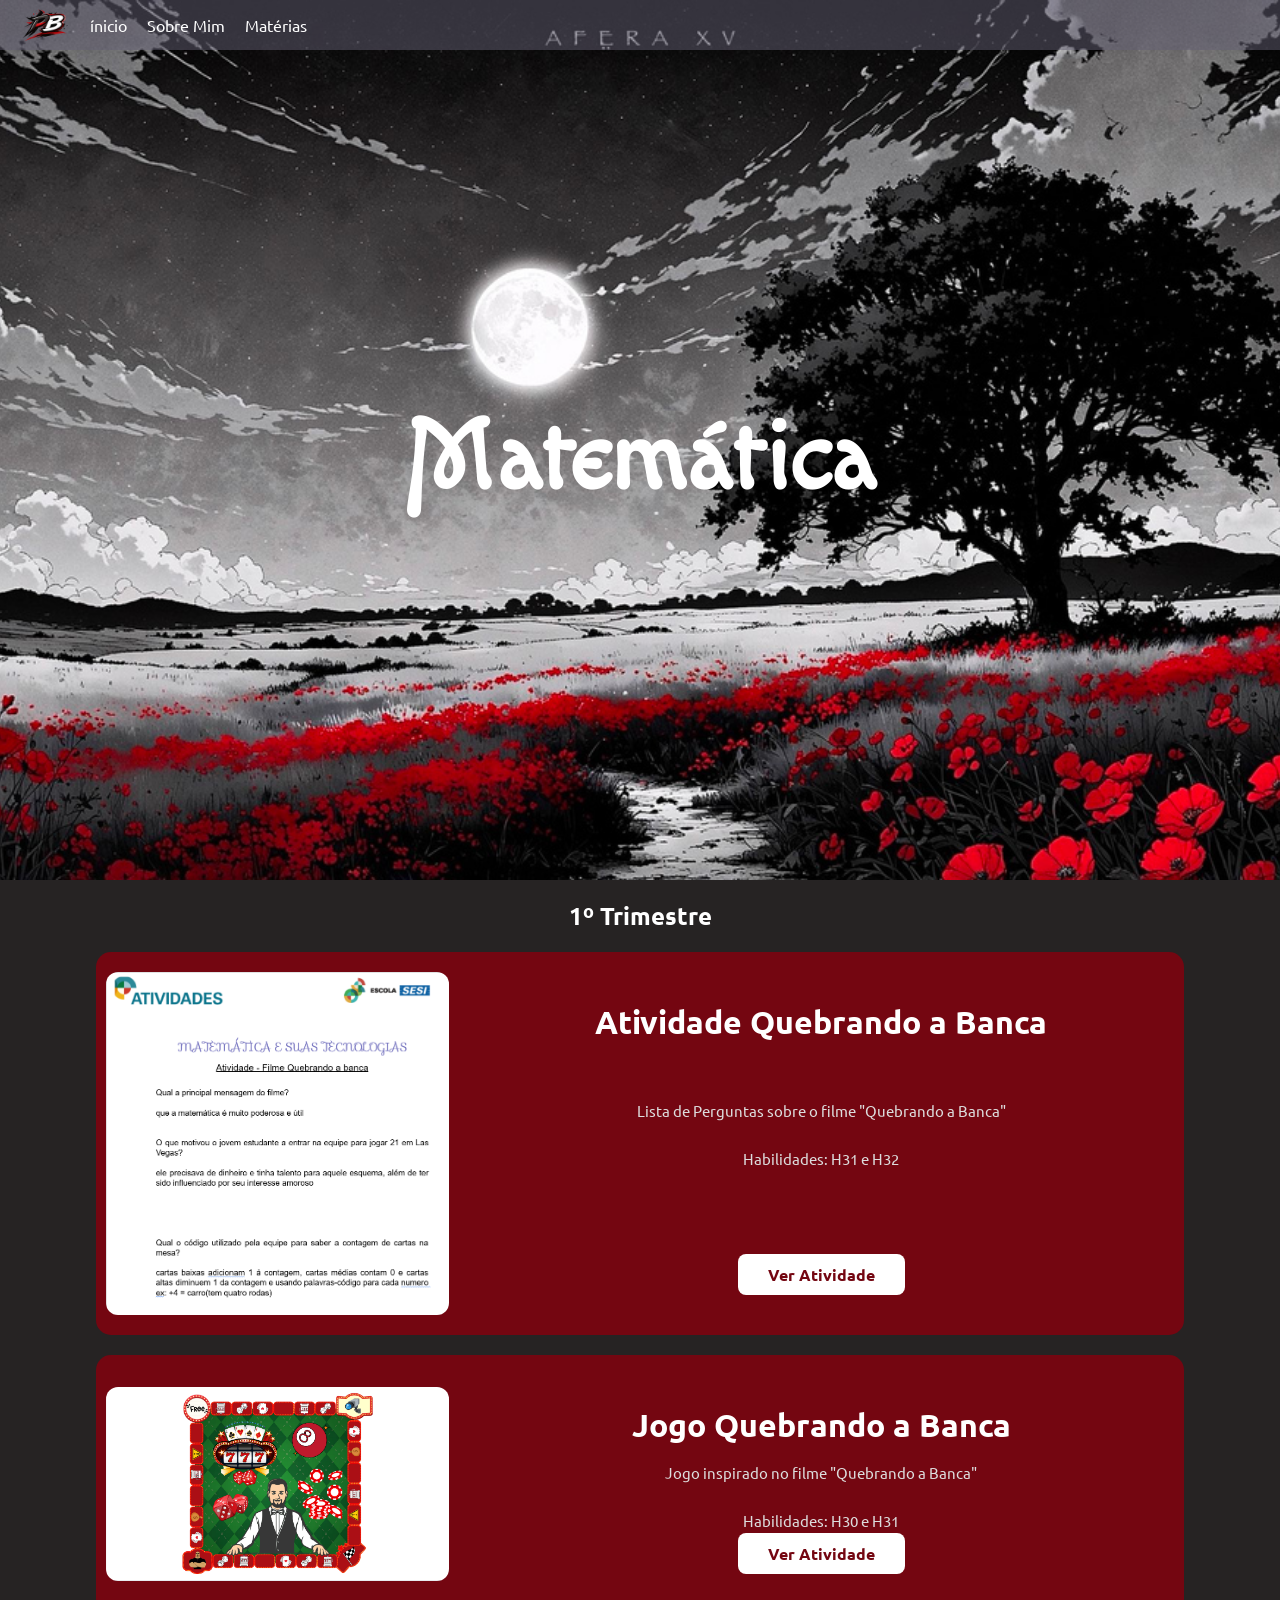
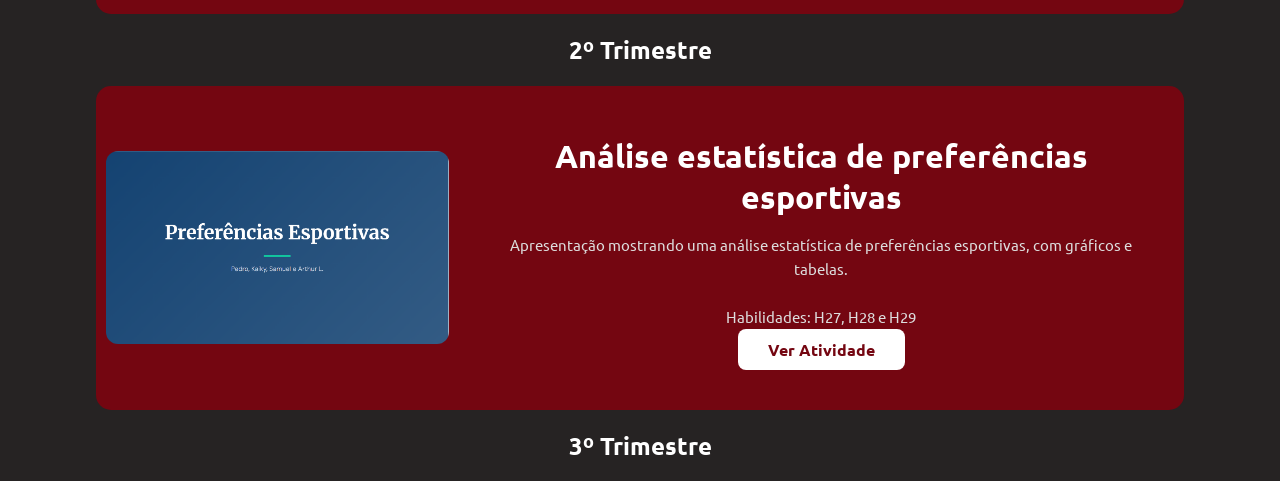
<file: matematica.html>
<!DOCTYPE html>
<html lang="pt-br">
<head>
    <meta charset="UTF-8">
    <meta name="viewport" content="width=device-width, initial-scale=1.0">
    <title>Portifólio</title>
    <link rel="stylesheet" href="index.css">
    <script src="main.js" defer></script>
    <link rel="preconnect" href="https://fonts.googleapis.com">
<link rel="preconnect" href="https://fonts.gstatic.com" crossorigin>
<link href="https://fonts.googleapis.com/css2?family=Ubuntu:ital,wght@0,300;0,400;0,500;0,700;1,300;1,400;1,500;1,700&display=swap" rel="stylesheet">
<link href="https://fonts.googleapis.com/css2?family=Macondo+Swash+Caps&display=swap" rel="stylesheet">
</head>
<body>
    <header>
        <div class="nav">
        <ul class="paginas">
            <img src="logo.png" alt="logo" id="logo">
            <li><a href="#inicio">ínicio</a></li>
            <li><a href="#sobreMim">Sobre Mim</a></li>
            <li><a href="#materias">Matérias</a></li>
        </ul>
        </div>
    </header>
    <section id="inicio">
    <div class="banner">
        <h1 class="titulo">Matemática</h1>
    </div>
    </section>
    <section class="primeiroTri">
        <h1>1º Trimestre</h1>
        <div class="atividades">
            <div class="atividade">
                <div class="imgAtividade">
                    <img src="banca.png" alt="Atividade 1">
                </div>
                <div class="descricao">
                    <h2>Atividade Quebrando a Banca</h2>
                    <p>Lista de Perguntas sobre o filme "Quebrando a Banca"
                        <br>
                        <br>
                        Habilidades: H31 e H32
                    </p>
                    <a href="https://docs.google.com/document/d/1RNE2anvroHwUUt86jjc1l7rwE9uD1L3yKwIABPoPhG8/edit?usp=sharing" target="_blank" class="btn-link">Ver Atividade</a>
                    </div>
            </div>
            <div class="atividade">
                <div class="imgAtividade">
                    <img src="jogo.png" alt="Atividade 1">
                </div>
                <div class="descricao">
                    <h2>Jogo Quebrando a Banca</h2>
                    <p>Jogo inspirado no filme "Quebrando a Banca"
                        <br>
                        <br>
                        Habilidades: H30 e H31      
                    </p>
                    <a href="https://canva.link/066b21qtx9gsyyg" target="_blank" class="btn-link">Ver Atividade</a>
                </div>
            </div>
        </div>
    </section>
    <section class="segundoTri">
        <h1>2º Trimestre</h1>
        <div class="atividade">
                <div class="imgAtividade">
                    <img src="estatistica.png" alt="Atividade 1">
                </div>
                <div class="descricao">
                    <h2>Análise estatística de preferências esportivas</h2>
                    <p>Apresentação mostrando uma análise estatística de preferências esportivas, com gráficos e tabelas. 
                        <br>
                        <br>
                        Habilidades: H27, H28 e H29      
                    </p>
                    <a href="https://docs.google.com/presentation/d/1PDfT1MXg_EHs4ExyhXNozgV8R-3-uBPr3kxpgRS0Y-s/edit?usp=sharing" target="_blank" class="btn-link">Ver Atividade</a>
                </div>
            </div>
    </section>
    <section class="terceiroTri">
        <h1>3º Trimestre</h1>
    </section>
</body>
</html>
</file>
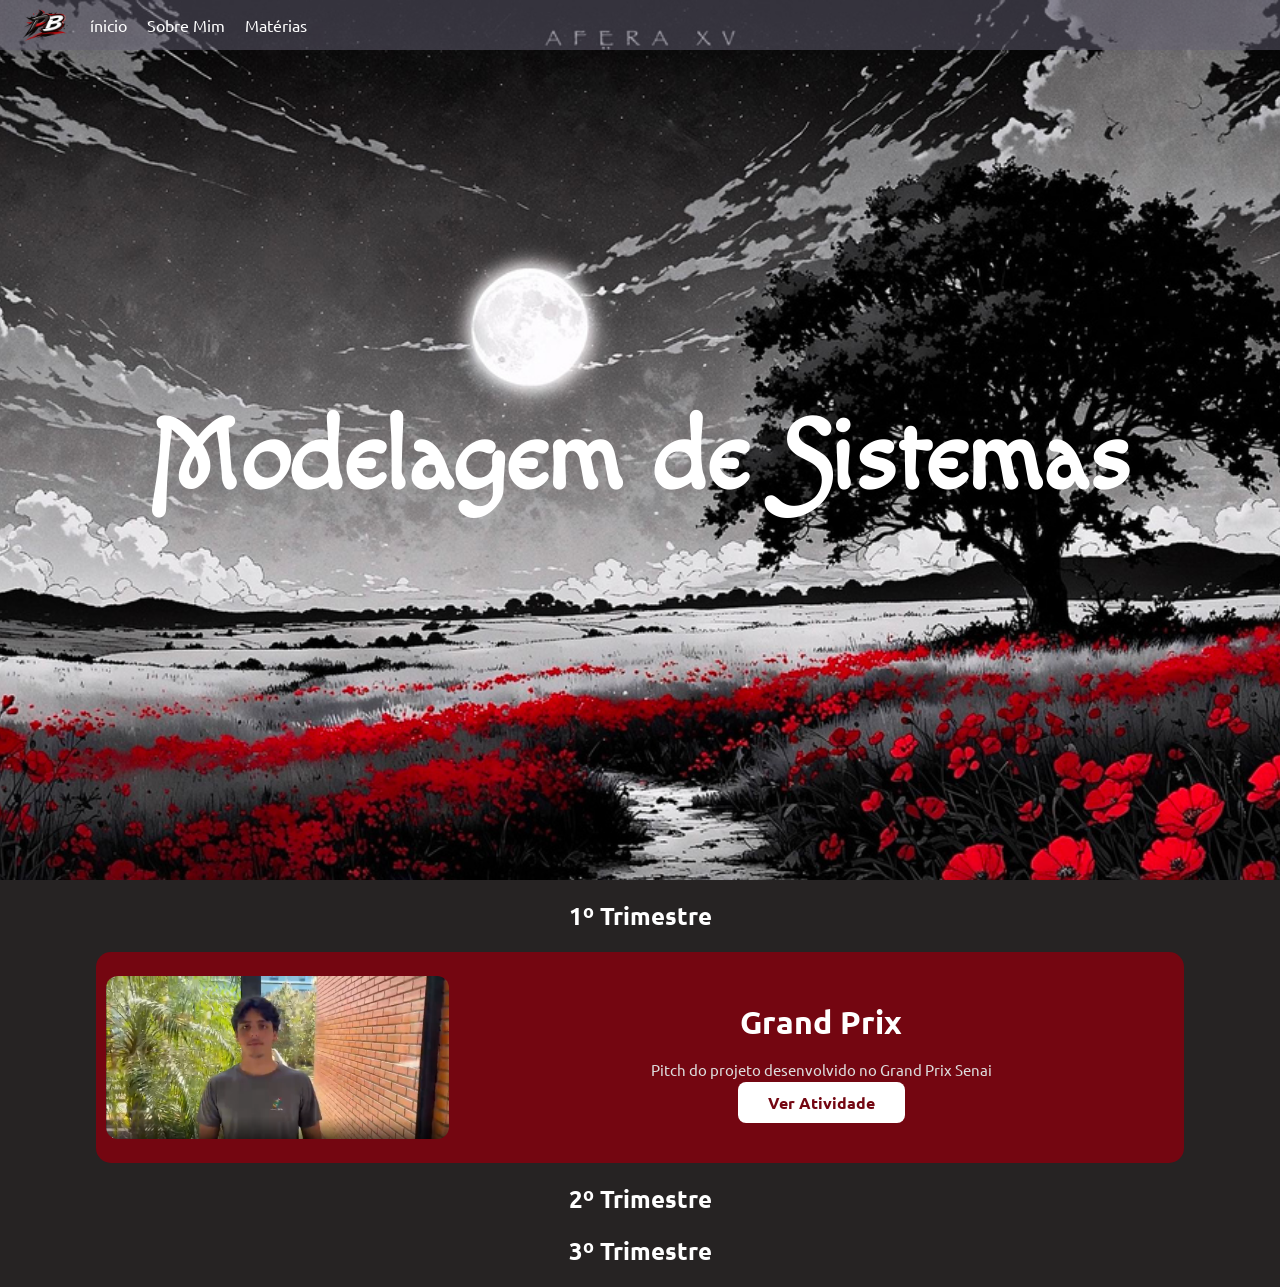
<file: modelagem.html>
<!DOCTYPE html>
<html lang="pt-br">
<head>
    <meta charset="UTF-8">
    <meta name="viewport" content="width=device-width, initial-scale=1.0">
    <title>Portifólio</title>
    <link rel="stylesheet" href="index.css">
    <script src="main.js" defer></script>
    <link rel="preconnect" href="https://fonts.googleapis.com">
<link rel="preconnect" href="https://fonts.gstatic.com" crossorigin>
<link href="https://fonts.googleapis.com/css2?family=Ubuntu:ital,wght@0,300;0,400;0,500;0,700;1,300;1,400;1,500;1,700&display=swap" rel="stylesheet">
<link href="https://fonts.googleapis.com/css2?family=Macondo+Swash+Caps&display=swap" rel="stylesheet">
</head>
<body>
    <header>
        <div class="nav">
        <ul class="paginas">
            <img src="logo.png" alt="logo" id="logo">
            <li><a href="#inicio">ínicio</a></li>
            <li><a href="#sobreMim">Sobre Mim</a></li>
            <li><a href="#materias">Matérias</a></li>
        </ul>
        </div>
    </header>
    <section id="inicio">
    <div class="banner">
        <h1 class="titulo">Modelagem de Sistemas</h1>
    </div>
    </section>
    <section class="primeiroTri">
        <h1>1º Trimestre</h1>
        <div class="atividades">
            <div class="atividade">
                <div class="imgAtividade">
                    <img src="prix.png" alt="Atividade 1">
                </div>
                <div class="descricao">
                    <h2>Grand Prix</h2>
                    <p>Pitch do projeto desenvolvido no Grand Prix Senai</p>
                    <a href="https://drive.google.com/file/d/1UF6WXVJKSGz0zK9J20uIugecGH25-xBo/view?usp=sharing" target="_blank" class="btn-link">Ver Atividade</a>
                    </div>
            </div>
        </div>
    </section>
    <section class="segundoTri">
        <h1>2º Trimestre</h1>
    </section>
    <section class="terceiroTri">
        <h1>3º Trimestre</h1>
    </section>
</body>
</html>
</file>
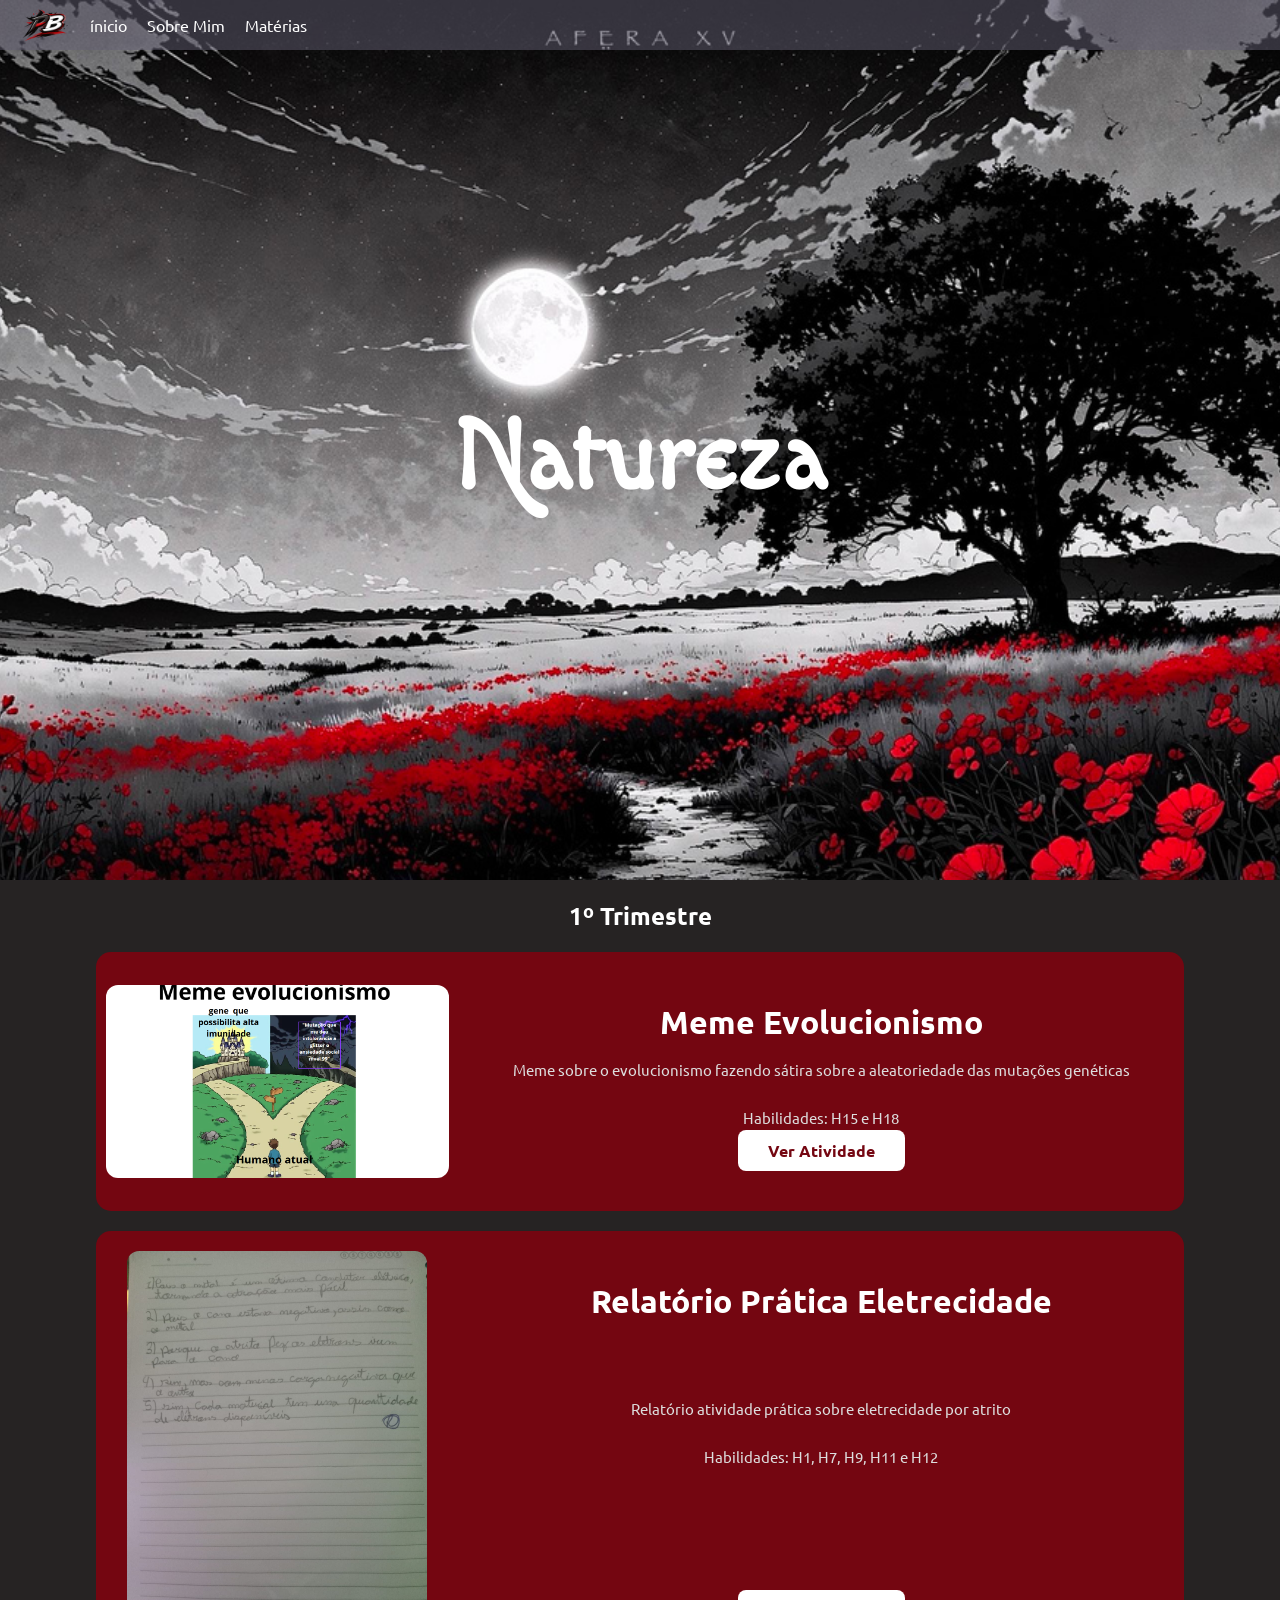
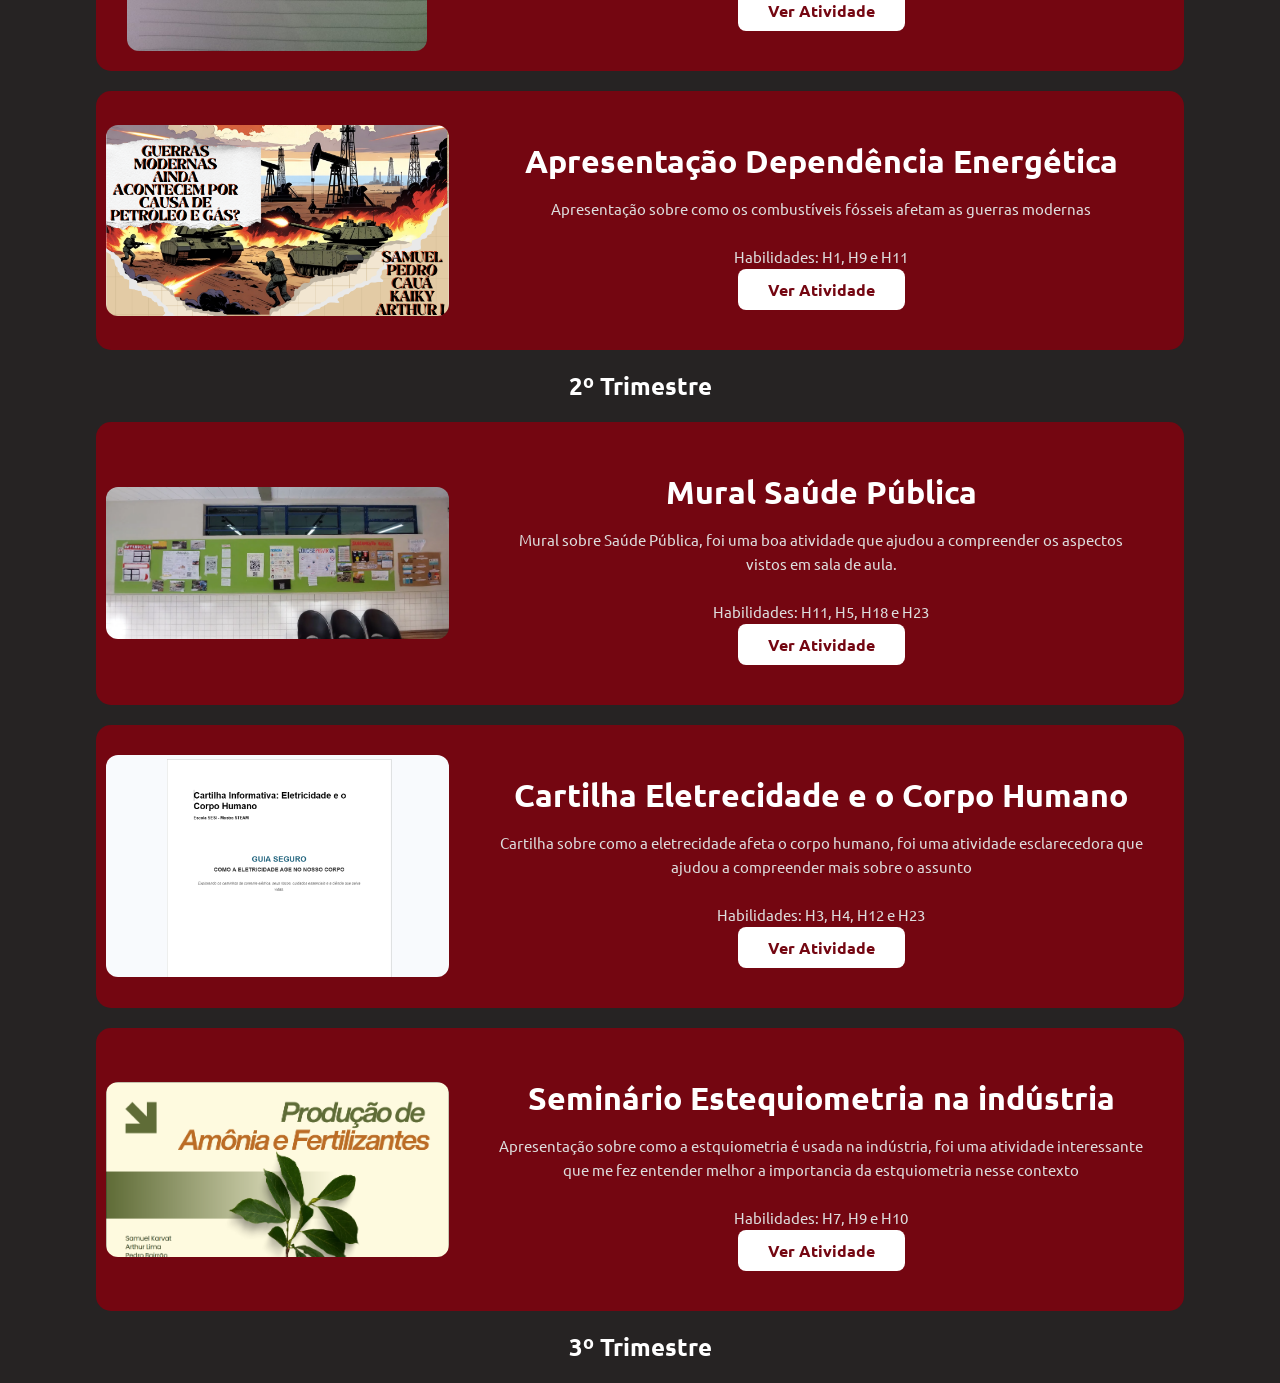
<file: natureza.html>
<!DOCTYPE html>
<html lang="pt-br">
<head>
    <meta charset="UTF-8">
    <meta name="viewport" content="width=device-width, initial-scale=1.0">
    <title>Portifólio</title>
    <link rel="stylesheet" href="index.css">
    <script src="main.js" defer></script>
    <link rel="preconnect" href="https://fonts.googleapis.com">
<link rel="preconnect" href="https://fonts.gstatic.com" crossorigin>
<link href="https://fonts.googleapis.com/css2?family=Ubuntu:ital,wght@0,300;0,400;0,500;0,700;1,300;1,400;1,500;1,700&display=swap" rel="stylesheet">
<link href="https://fonts.googleapis.com/css2?family=Macondo+Swash+Caps&display=swap" rel="stylesheet">
</head>
<body>
    <header>
        <div class="nav">
        <ul class="paginas">
            <img src="logo.png" alt="logo" id="logo">
            <li><a href="#inicio">ínicio</a></li>
            <li><a href="#sobreMim">Sobre Mim</a></li>
            <li><a href="#materias">Matérias</a></li>
        </ul>
        </div>
    </header>
    <section id="inicio">
    <div class="banner">
        <h1 class="titulo">Natureza</h1>
    </div>
    </section>
    <section class="primeiroTri">
        <h1>1º Trimestre</h1>
        <div class="atividades">
            <div class="atividade">
                <div class="imgAtividade">
                    <img src="meme.png" alt="Atividade 1">
                </div>
                <div class="descricao">
                    <h2>Meme Evolucionismo</h2>
                    <p>Meme sobre o evolucionismo fazendo sátira sobre a aleatoriedade das mutações genéticas
                        <br>
                        <br>
                        Habilidades: H15 e H18
                    </p>
                    <a href="https://canva.link/7uaxrwrgrnf83te" target="_blank" class="btn-link">Ver Atividade</a>
                    </div>
            </div>
            <div class="atividade">
                <div class="imgAtividade">
                    <img src="pratica.png" alt="Atividade 1">
                </div>
                <div class="descricao">
                    <h2>Relatório Prática Eletrecidade</h2>
                    <p>Relatório atividade prática sobre eletrecidade por atrito
                        <br>
                        <br>
                        Habilidades: H1, H7, H9, H11 e H12
                    </p>
                    <a href="" target="_blank" class="btn-link">Ver Atividade</a>
                    </div>
            </div>
            <div class="atividade">
                <div class="imgAtividade">
                    <img src="energia.png" alt="Atividade 1">
                </div>
                <div class="descricao">
                    <h2>Apresentação Dependência Energética</h2>
                    <p>Apresentação sobre como os combustíveis fósseis afetam as guerras modernas
                        <br>
                        <br>
                        Habilidades: H1, H9 e H11
                    </p>
                    <a href="https://canva.link/6y3a0x1jz1mbixe" target="_blank" class="btn-link">Ver Atividade</a>
                    </div>
            </div>
        </div>
    </section>
    <section class="segundoTri">
        <h1>2º Trimestre</h1>
        <div class="atividade">
                <div class="imgAtividade">
                    <img src="mural.png" alt="Atividade 1">
                </div>
                <div class="descricao">
                    <h2>Mural Saúde Pública</h2>
                    <p>Mural sobre Saúde Pública, foi uma boa atividade que ajudou a compreender os aspectos
                        vistos em sala de aula.
                        <br>
                        <br>
                        Habilidades: H11, H5, H18 e H23
                    </p>
                    <a href="" target="_blank" class="btn-link">Ver Atividade</a>
                    </div>
            </div>
            <div class="atividade">
                <div class="imgAtividade">
                    <img src="cartilha.png" alt="Atividade 1">
                </div>
                <div class="descricao">
                    <h2>Cartilha Eletrecidade e o Corpo Humano</h2>
                    <p>Cartilha sobre como a eletrecidade afeta o corpo humano, foi uma atividade
                        esclarecedora que ajudou a compreender mais sobre o assunto
                        <br>
                        <br>
                        Habilidades: H3, H4, H12 e H23
                    </p>
                    <a href="https://docs.google.com/document/d/1PhYrgANJOkS-csYeihJQx5OtTq-R4RL9Xzhstn0vUlQ/edit?usp=sharing" target="_blank" class="btn-link">Ver Atividade</a>
                    </div>
            </div>
            <div class="atividade">
                <div class="imgAtividade">
                    <img src="estequiometria.png" alt="Atividade 1">
                </div>
                <div class="descricao">
                    <h2>Seminário Estequiometria na indústria</h2>
                    <p>Apresentação sobre como a estquiometria é usada na indústria, foi uma atividade interessante que me fez entender melhor a importancia da estquiometria nesse contexto
                        <br>
                        <br>
                        Habilidades: H7, H9 e H10
                    </p>
                    <a href="https://canva.link/8aym3izo69fhtjv" target="_blank" class="btn-link">Ver Atividade</a>
                    </div>
            </div>
    </section>
    <section class="terceiroTri">
        <h1>3º Trimestre</h1>
    </section>
</body>
</html>
</file>
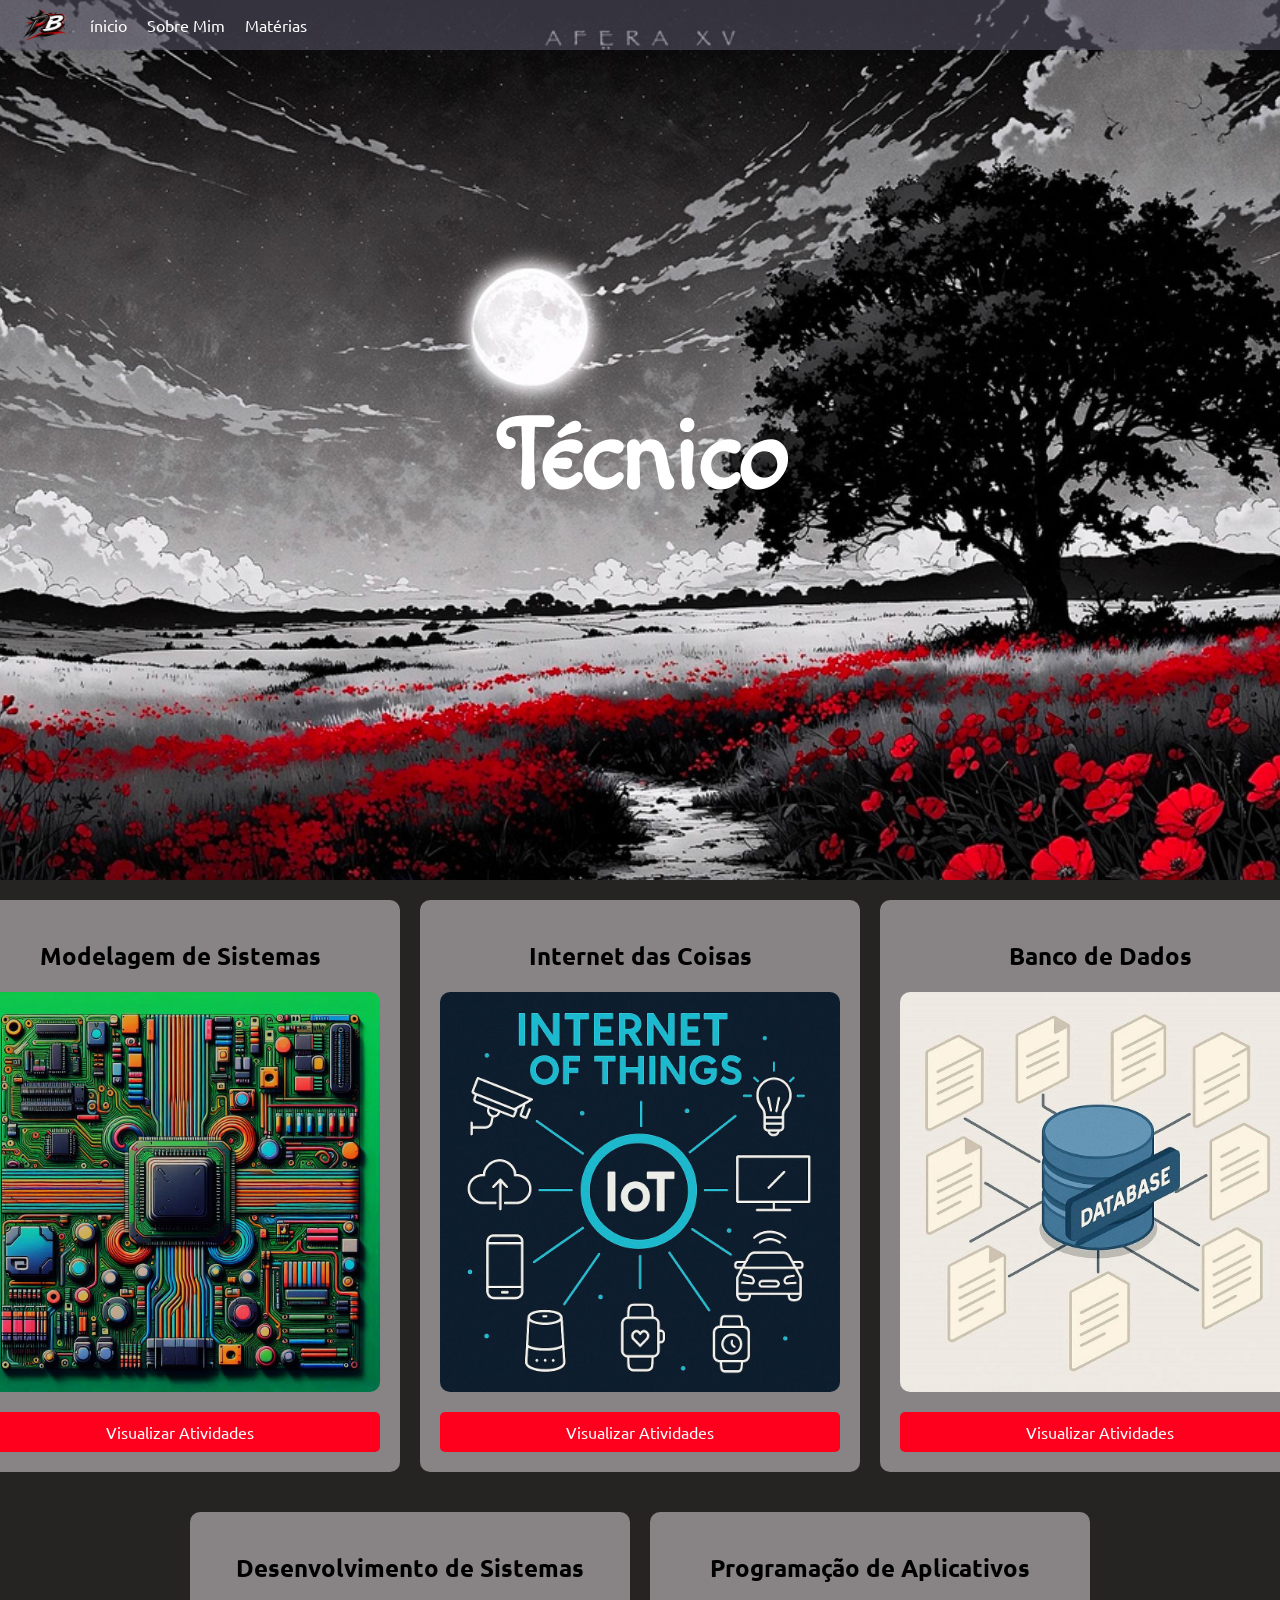
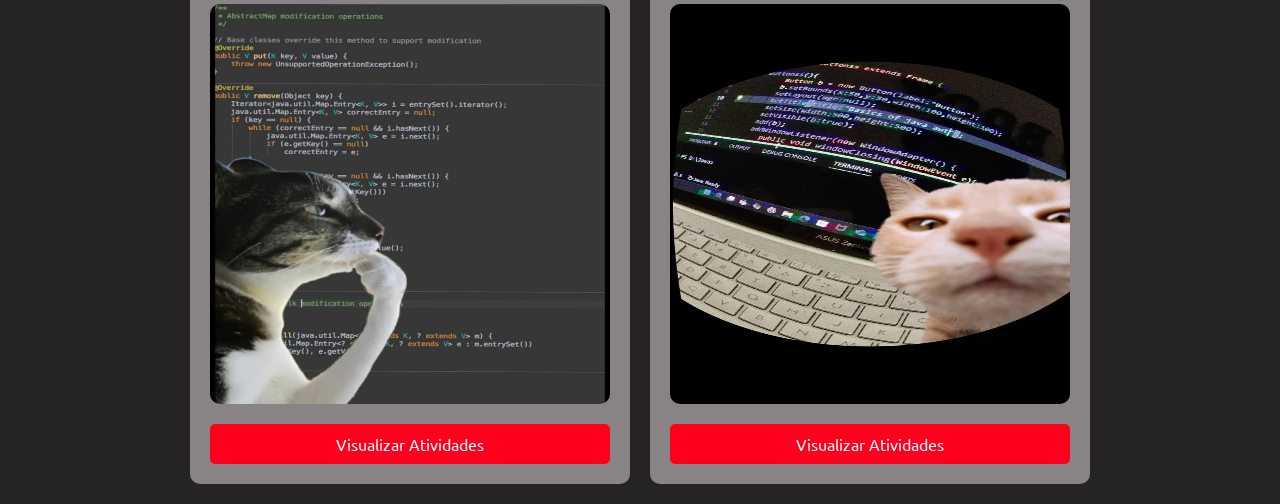
<file: tecnico.html>
<!DOCTYPE html>
<html lang="pt-br">
<head>
    <meta charset="UTF-8">
    <meta name="viewport" content="width=device-width, initial-scale=1.0">
    <title>Portifólio</title>
    <link rel="stylesheet" href="index.css">
    <script src="main.js" defer></script>
    <link rel="preconnect" href="https://fonts.googleapis.com">
<link rel="preconnect" href="https://fonts.gstatic.com" crossorigin>
<link href="https://fonts.googleapis.com/css2?family=Ubuntu:ital,wght@0,300;0,400;0,500;0,700;1,300;1,400;1,500;1,700&display=swap" rel="stylesheet">
<link href="https://fonts.googleapis.com/css2?family=Macondo+Swash+Caps&display=swap" rel="stylesheet">
</head>
<body>
    <header>
        <div class="nav">
        <ul class="paginas">
            <img src="logo.png" alt="logo" id="logo">
            <li><a href="#inicio">ínicio</a></li>
            <li><a href="#sobreMim">Sobre Mim</a></li>
            <li><a href="#materias">Matérias</a></li>
        </ul>
        </div>
    </header>
    <section id="inicio">
    <div class="banner">
        <h1 class="titulo">Técnico</h1>
    </div>
    </section>
    <section id="materias">
        <div class="cards">
        <div class="card">
            <h2>Modelagem de Sistemas</h2>
            <img src="modelagem.jpg" alt="Modelagem de Sistemas">
            <button class="btn-atividades" id="btn-modelagem">Visualizar Atividades</button>
        </div>
         <div class="card">
            <h2>Internet das Coisas</h2>
            <img src="iot.jpg" alt="Internet das Coisas">
            <button class="btn-atividades" id="btn-iot">Visualizar Atividades</button>
        </div>
         <div class="card">
            <h2>Banco de Dados</h2>
            <img src="db.jpg" alt="Banco de Dados">
            <button class="btn-atividades" id="btn-banco">Visualizar Atividades</button>
        </div>
        </div>
        <div class="cards">
         <div class="card">
            <h2>Desenvolvimento de Sistemas</h2>
            <img src="ads.png" alt="Desenvolvimento de Sistemas">
            <button class="btn-atividades" id="btn-DesenvolvimentodeSistemas">Visualizar Atividades</button>
        </div>
         <div class="card">
            <h2>Programação de Aplicativos</h2>
            <img src="apps.png" alt="Programação de Aplicativos">
            <button class="btn-atividades" id="btn-ProgramacaodeAplicativos">Visualizar Atividades</button>
        </div>
        </div>
    </section>
</body>
</html>
</file>
<file: index.css>
*{
    font-family: "ubuntu", sans-serif;
}

html{
    scroll-behavior: smooth;
}
section{
    scroll-margin-top: 50px;
}

.paginas{
    display: flex;
    list-style: none;
    gap: 20px;
    color: white;
    margin: 0;
    align-items: center;
    padding-left: 20px;
}

.nav{
    background-color: rgba(101,96,117, 0.5);
    position: fixed;
    left: 0;
    top: 0;
    width: 1920px;
}
body{
    background-color: #262323;
    margin: 0;
    padding: 0;
}
.banner{
    background-image: url(fundo.jpg);
    background-position: center, center;
    background-size: cover, cover;
    height: 880px;
    width: 100%;
}

a{
    text-decoration: none;
    color: white;
}

.titulo{
    color: white;
    font-size: 100px;
    text-align: center;
    padding-top: 400px;
    margin-top: 0;
    margin-bottom: 10px;
    font-family: 'Macondo Swash Caps', cursive;
}

.subtitulo{
    color: white;
    font-size: 50px;
    text-align: center;
    margin-top: 0;
    font-family: 'Macondo Swash Caps', cursive;
}

.flexSobreMim{
    display: flex;
    flex-direction: row;
}

.imgSobreMim img{
    width: 300px;
    height: 300px;
}

.imgSobreMim{
    display: flex;
    align-items: center;
    justify-content: right;
    width: 30%;
    height: 400px;
    padding-top: 30px;
}

.sobreMim{
    display: flex;
    flex-direction: column;
    align-items: center;
    justify-content: center;
    width: 70%;
    height: 400px;
    color: white;
    font-size: 11px;
    padding: 20px;
}

.sobreMim h1{
    font-size: 50px;
    margin-top: 0;
    margin-bottom: 20px;
    font-family: 'Macondo Swash Caps', cursive;
}

.sobreMim p{
    text-align: justify;
    font-size: 18px;
    line-height: 1.6;
    width: 70%;
}

.btn-atividades{
    background-color: #fe001d;
    color: white;
    border: none;
    padding: 10px 20px;
    font-size: 16px;
    cursor: pointer;
    margin-top: 20px;
    border-radius: 5px;
    width: 400px;
}

.cards{
    display: flex;
    flex-direction: row;
    justify-content: center;
    gap: 20px;
    padding: 20px;
}

.card{
    display: flex;
    flex-direction: column;
    align-items: center;
    background-color: #888486;
    padding: 20px;
    border-radius: 10px;
    width: fit-content;
    height: fit-content;
}

.card img{
    width: 400px;
    height: 400px;
    border-radius: 10px;
}

.nav img{
    width: 50px;
    height: 50px;
}

.primeiroTri, .segundoTri, .terceiroTri{
    align-items: center;
    justify-content: center;
    text-align: center;
    color: white;
}

.atividade p{
    font-weight: 400;
    font-size: 15px;
    line-height: 1.6;
    margin-top: auto;
    margin-bottom: auto;
    color: #ddd;
    width: 100%;
    text-align: center;
}

.imgAtividade img{
    max-width: 100%;
    max-height: 400px;
    height: auto;
    border-radius: 12px;
    display: block;
}

.imgAtividade{
    flex: 0 0 33.33%;
    display: flex;
    align-items: center;
    justify-content: center;
    padding: 10px;
    box-sizing: border-box;
}

.atividade{
    display: flex;
    flex-direction: row;
    align-items: center;
    padding-top: 10px;
    padding-bottom: 10px;
    border-radius: 15px;
    background-color: #740611;
    width: 85%;
    margin: 20px auto;
    gap: 0;
}
.descricao{
    display: flex;
    flex-direction: column;
    align-items: center;
    justify-content: flex-start;
    text-align: justify;
    color: white;
    flex: 1;
    padding: 20px 40px;
    align-self: stretch;
}

.descricao h2{
    font-size: 32px;
    font-weight: 700;
    margin-top: 20px;
    margin-bottom: 15px;
    text-align: center;
    width: 100%;
}

.btn-link{
    display: inline-block;
    background-color: #fff;
    color: #740611;
    text-decoration: none;
    padding: 10px 30px;
    border-radius: 8px;
    font-size: 16px;
    font-weight: 700;
    margin-top: auto;
    margin-bottom: 10px;
    transition: background-color 0.3s, color 0.3s;
}

.btn-link:hover{
    background-color: #ddd;
    color: #520a0f;
}
</file>
